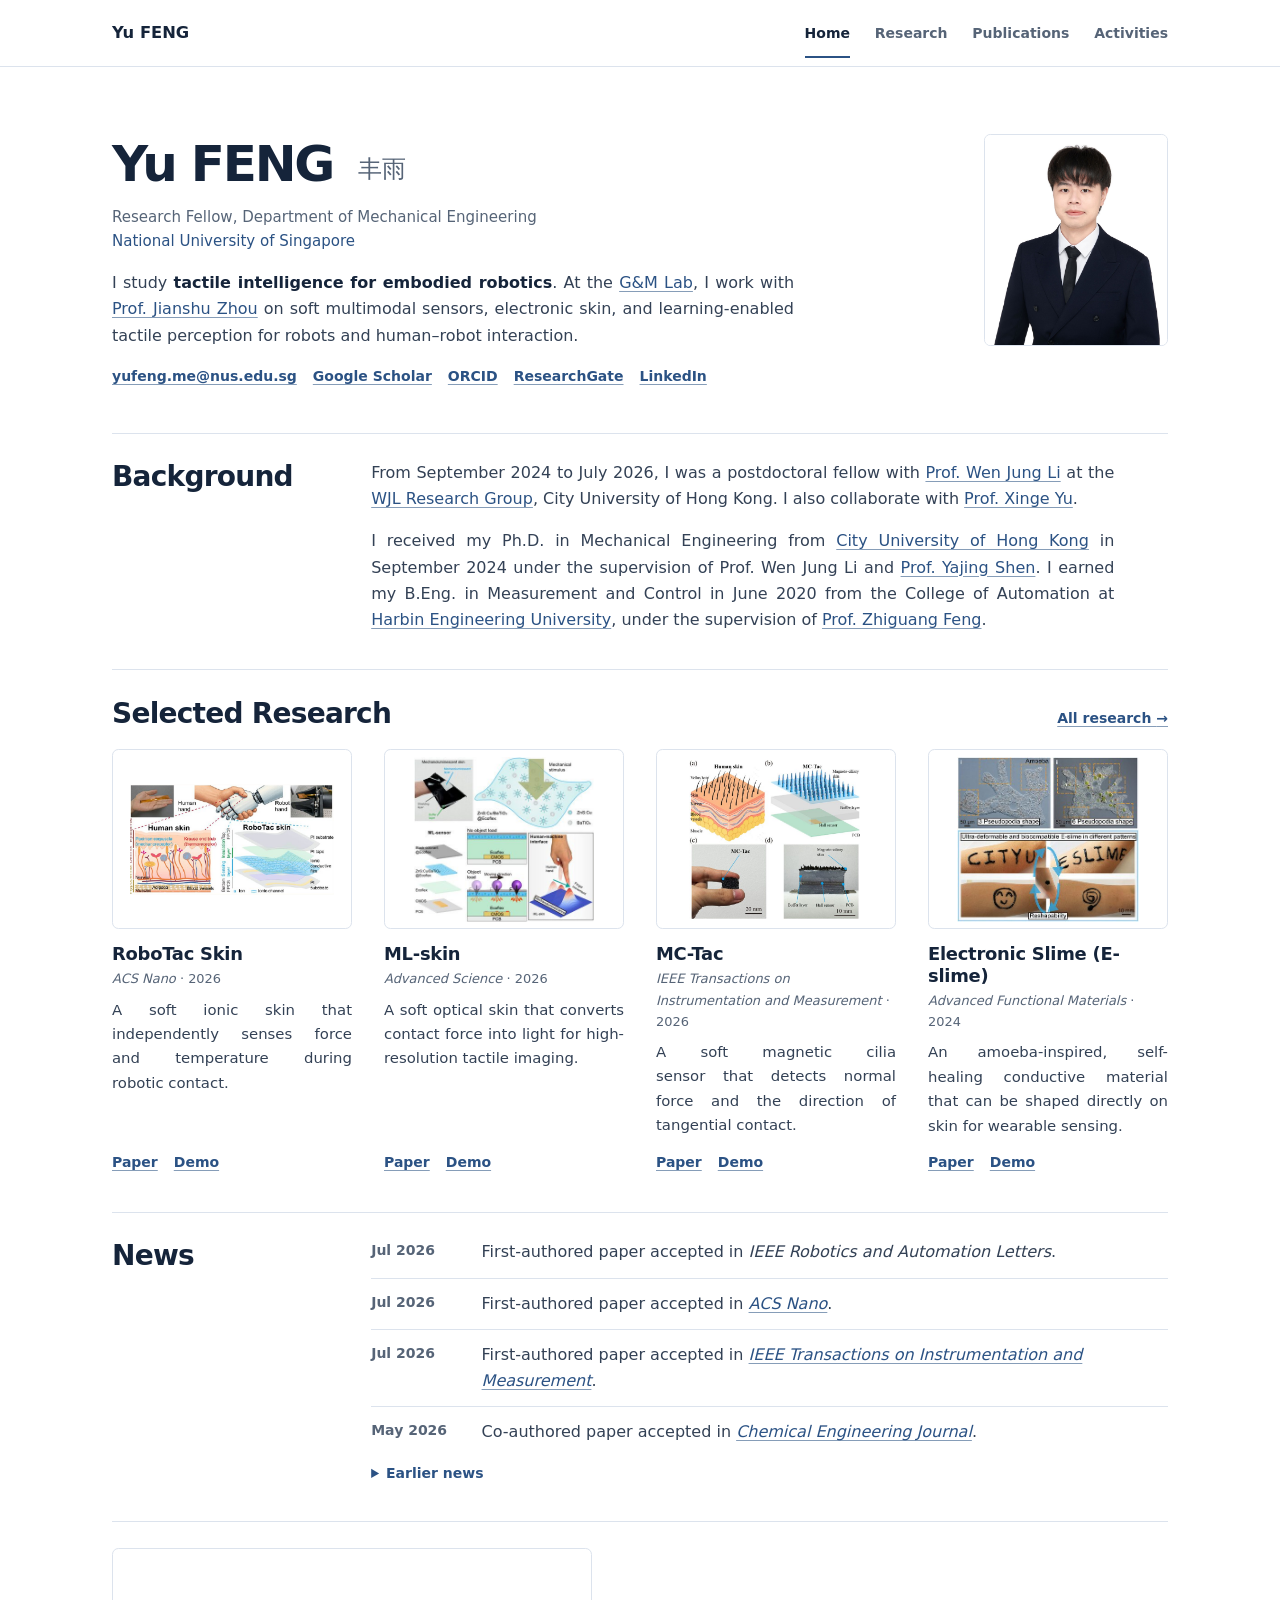
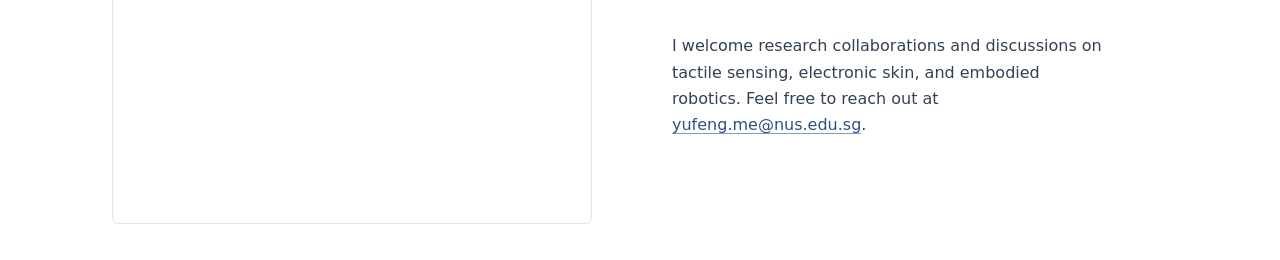
<file: index.html>
<!doctype html>
<html lang="en">
<head>
  <meta charset="utf-8">
  <meta name="viewport" content="width=device-width, initial-scale=1">
  <title>Yu FENG (丰雨)</title>
  <meta name="description" content="Yu Feng is a research fellow at the National University of Singapore working on tactile intelligence for embodied robotics.">
  <link rel="canonical" href="https://yfengup.github.io/">
  <meta property="og:title" content="Yu FENG (丰雨)">
  <meta property="og:description" content="Yu Feng is a research fellow at the National University of Singapore working on tactile intelligence for embodied robotics.">
  <meta property="og:type" content="website">
  <meta property="og:url" content="https://yfengup.github.io/">
  <meta property="og:image" content="https://yfengup.github.io/assets/images/portrait.jpg">
  <link rel="icon" href="./assets/site-icon.svg" type="image/svg+xml">
  <link rel="stylesheet" href="./assets/site.css?v=48c76607">
  <script defer src="./assets/analytics.js"></script>
</head>
<body>
  <a class="skip-link" href="#main">Skip to content</a>
  <header class="site-header">
    <div class="wrap header-inner">
      <a class="brand" href="./">Yu FENG</a>
      <nav aria-label="Main navigation">
        <ul class="main-nav">
          <li><a href="./" aria-current="page">Home</a></li>
          <li><a href="./research/">Research</a></li>
          <li><a href="./publications/">Publications</a></li>
          <li><a href="./activities/">Activities</a></li>
        </ul>
      </nav>
    </div>
  </header>

  <main id="main" class="wrap">
    <section id="about" class="hero" aria-labelledby="profile-name">
      <div class="hero-heading">
        <h1 id="profile-name">Yu FENG <span class="name-zh" lang="zh-Hans">丰雨</span></h1>
        <p class="affiliation">Research Fellow, Department of Mechanical Engineering<br>
          <a href="https://nus.edu.sg/">National University of Singapore</a>
        </p>
      </div>
      <img class="portrait" src="./assets/images/portrait.jpg" width="1280" height="1479" alt="Portrait of Yu Feng" fetchpriority="high">
      <div class="hero-main">
        <p>I study <strong>tactile intelligence for embodied robotics</strong>. At the <a href="https://sites.google.com/view/dr-jianshu-zhou-nus/bio">G&amp;M Lab</a>, I work with <a href="https://cde.nus.edu.sg/me/staff/jianshu-zhou/">Prof. Jianshu Zhou</a> on soft multimodal sensors, electronic skin, and learning-enabled tactile perception for robots and human–robot interaction.</p>
        <ul class="profile-links" aria-label="Contact and academic profiles">
          <li><a href="mailto:yufeng.me@nus.edu.sg">yufeng.me@nus.edu.sg</a></li>
          <li><a href="https://scholar.google.com/citations?user=smujSeoAAAAJ&amp;hl=en">Google Scholar</a></li>
          <li><a href="https://orcid.org/0000-0003-2211-2161">ORCID</a></li>
          <li><a href="https://www.researchgate.net/profile/Yu-Feng-73?ev=hdr_xprf">ResearchGate</a></li>
          <li><a href="https://www.linkedin.com/in/yu-feng-1a800b255/">LinkedIn</a></li>
        </ul>
      </div>
    </section>

    <section class="section-grid" id="background" aria-labelledby="background-title">
      <h2 id="background-title">Background</h2>
      <div class="prose">
        <p>From September 2024 to July 2026, I was a postdoctoral fellow with <a href="https://www.cityu.edu.hk/mne/people/academic-staff/mne-faculty/prof-li-wen-jung">Prof. Wen Jung Li</a> at the <a href="https://www.wenjungli.org/">WJL Research Group</a>, City University of Hong Kong. I also collaborate with <a href="https://www.cityu.edu.hk/stfprofile/xingeyu.htm">Prof. Xinge Yu</a>.</p>
        <p>I received my Ph.D. in Mechanical Engineering from <a href="https://www.cityu.edu.hk/">City University of Hong Kong</a> in September 2024 under the supervision of Prof. Wen Jung Li and <a href="https://facultyprofiles.hkust.edu.hk/profiles.php?profile=yajing-shen-eeyajing">Prof. Yajing Shen</a>. I earned my B.Eng. in Measurement and Control in June 2020 from the College of Automation at <a href="https://www.hrbeu.edu.cn/">Harbin Engineering University</a>, under the supervision of <a href="https://faculty.hrbeu.edu.cn/FengZhiGuang/zh_CN/index/45689/list/">Prof. Zhiguang Feng</a>.</p>
      </div>
    </section>

    <section class="home-section" id="selected-research" aria-labelledby="selected-research-title">
      <div class="section-heading">
        <h2 id="selected-research-title">Selected Research</h2>
        <a class="text-link" href="./research/">All research <span aria-hidden="true">→</span></a>
      </div>
      <div class="selected-grid">
        <article class="selected-project" aria-labelledby="selected-robotac">
          <a class="project-preview project-preview--robotac" href="./research/#robotac-skin-demo" aria-label="View the RoboTac Skin demonstration">
            <img src="./assets/images/home-robotac-toc.jpg" width="760" height="406" alt="">
          </a>
          <h3 id="selected-robotac"><a href="./research/#robotac-skin">RoboTac Skin</a></h3>
          <p class="venue"><cite>ACS Nano</cite> · 2026</p>
          <p>A soft ionic skin that independently senses force and temperature during robotic contact.</p>
          <ul class="resource-links" aria-label="RoboTac Skin resources">
            <li><a href="https://doi.org/10.1021/acsnano.6c09063" aria-label="RoboTac Skin paper">Paper</a></li>
            <li><a href="./research/#robotac-skin-demo" aria-label="RoboTac Skin demo">Demo</a></li>
          </ul>
        </article>
        <article class="selected-project" aria-labelledby="selected-ml">
          <a class="project-preview" href="./research/#ml-skin-demo" aria-label="View the ML-skin demonstration">
            <img src="./assets/images/home-ml-skin-toc.jpg" width="394" height="362" alt="">
          </a>
          <h3 id="selected-ml"><a href="./research/#ml-skin">ML-skin</a></h3>
          <p class="venue"><cite>Advanced Science</cite> · 2026</p>
          <p>A soft optical skin that converts contact force into light for high-resolution tactile imaging.</p>
          <ul class="resource-links" aria-label="ML-skin resources">
            <li><a href="https://doi.org/10.1002/advs.75507" aria-label="ML-skin paper">Paper</a></li>
            <li><a href="./research/#ml-skin-demo" aria-label="ML-skin demo">Demo</a></li>
          </ul>
        </article>
        <article class="selected-project" aria-labelledby="selected-mc">
          <a class="project-preview" href="./research/#mc-tac-demo" aria-label="View the MC-Tac demonstration">
            <img src="./assets/images/home-mc-tac-fig1.jpg" width="760" height="606" alt="" style="--thumb-offset: 5.8% -0.7%">
          </a>
          <h3 id="selected-mc"><a href="./research/#mc-tac">MC-Tac</a></h3>
          <p class="venue"><cite>IEEE Transactions on Instrumentation and Measurement</cite> · 2026</p>
          <p>A soft magnetic cilia sensor that detects normal force and the direction of tangential contact.</p>
          <ul class="resource-links" aria-label="MC-Tac resources">
            <li><a href="https://doi.org/10.1109/TIM.2026.3714622" aria-label="MC-Tac paper">Paper</a></li>
            <li><a href="./research/#mc-tac-demo" aria-label="MC-Tac demo">Demo</a></li>
          </ul>
        </article>
        <article class="selected-project" aria-labelledby="selected-e-slime">
          <a class="project-preview" href="./research/#electronic-slime-demo" aria-label="View the Electronic Slime demonstration">
            <img src="./assets/images/pubs/paper-2024-2.jpg" width="403" height="366" alt="" loading="lazy">
          </a>
          <h3 id="selected-e-slime"><a href="./research/#electronic-slime">Electronic Slime (E-slime)</a></h3>
          <p class="venue"><cite>Advanced Functional Materials</cite> · 2024</p>
          <p>An amoeba-inspired, self-healing conductive material that can be shaped directly on skin for wearable sensing.</p>
          <ul class="resource-links" aria-label="Electronic Slime resources">
            <li><a href="https://doi.org/10.1002/adfm.202402393" aria-label="Electronic Slime paper">Paper</a></li>
            <li><a href="./research/#electronic-slime-demo" aria-label="Electronic Slime demo">Demo</a></li>
          </ul>
        </article>
      </div>
    </section>

    <section class="section-grid" id="news" aria-labelledby="news-title">
      <h2 id="news-title">News</h2>
      <div>
        <ul class="entries news-entries">
          <li><time datetime="2026-07">Jul 2026</time><span>First-authored paper accepted in <cite>IEEE Robotics and Automation Letters</cite>.</span></li>
          <li><time datetime="2026-07">Jul 2026</time><span>First-authored paper accepted in <a href="./publications/#paper-2026-1"><cite>ACS Nano</cite></a>.</span></li>
          <li><time datetime="2026-07">Jul 2026</time><span>First-authored paper accepted in <a href="./publications/#paper-2026-2"><cite>IEEE Transactions on Instrumentation and Measurement</cite></a>.</span></li>
          <li><time datetime="2026-05">May 2026</time><span>Co-authored paper accepted in <a href="./publications/#paper-2026-4"><cite>Chemical Engineering Journal</cite></a>.</span></li>
        </ul>
        <details class="disclosure news-archive">
          <summary>Earlier news</summary>
          <ul class="entries news-entries">
            <li><time datetime="2026-05">May 2026</time><span>First-authored paper accepted in <a href="./publications/#paper-2026-3"><cite>Advanced Sensor Research</cite></a>.</span></li>
            <li><time datetime="2026-04">Apr 2026</time><span>First-authored paper accepted in <a href="./publications/#paper-2026-5"><cite>Advanced Science</cite></a>.</span></li>
            <li><time datetime="2026-01">Jan 2026</time><span>Co-authored paper accepted in <a href="./publications/#paper-2026-6"><cite>Nano-Micro Letters</cite></a>.</span></li>
            <li><time datetime="2025-09">Sep 2025</time><span>Co-authored paper accepted in <a href="./publications/#paper-2025-2"><cite>ACS Nano</cite></a>.</span></li>
            <li><time datetime="2025-04">Apr 2025</time><span>Co-authored paper accepted in <a href="./publications/#paper-2025-1"><cite>ACS Applied Electronic Materials</cite></a>.</span></li>
            <li><time datetime="2024-10">Oct 2024</time><span>First-authored paper accepted in <a href="./publications/#paper-2024-1"><cite>IEEE Open Journal of Nanotechnology</cite></a>.</span></li>
            <li><time datetime="2024-04">Apr 2024</time><span>First-authored paper accepted in <a href="./publications/#paper-2024-2"><cite>Advanced Functional Materials</cite></a>.</span></li>
            <li><time datetime="2022-10">Oct 2022</time><span>Co-authored paper accepted in <a href="./publications/#paper-2022-2"><cite>Biosensors and Bioelectronics</cite></a>.</span></li>
            <li><time datetime="2022-09">Sep 2022</time><span>Co-authored paper accepted in <a href="./publications/#paper-2022-1"><cite>Micromachines</cite></a>.</span></li>
            <li><time datetime="2022-05">May 2022</time><span>Co-authored paper accepted in <a href="./publications/#paper-2022-3"><cite>Advanced Science</cite></a>.</span></li>
            <li><time datetime="2022-04">Apr 2022</time><span>Co-authored paper accepted in <a href="./publications/#paper-2022-4"><cite>Matter</cite></a>.</span></li>
          </ul>
        </details>
      </div>
    </section>

    <section class="home-section contact-section" id="visitor-map" aria-label="Site visits and contact">
      <iframe class="visitor-map-frame" title="Visitor statistics" width="480" height="276"
              src="https://datastudio.google.com/embed/reporting/6788afb3-9048-4d40-ae62-1a32c38c40f3/page/cOt5F"
              loading="lazy" allowfullscreen
              sandbox="allow-scripts allow-same-origin allow-popups allow-popups-to-escape-sandbox"></iframe>
      <p class="contact-note">I welcome research collaborations and discussions on tactile sensing, electronic skin, and embodied robotics. Feel free to reach out at <a href="mailto:yufeng.me@nus.edu.sg">yufeng.me@nus.edu.sg</a>.</p>
    </section>
  </main>
</body>
</html>
</file>
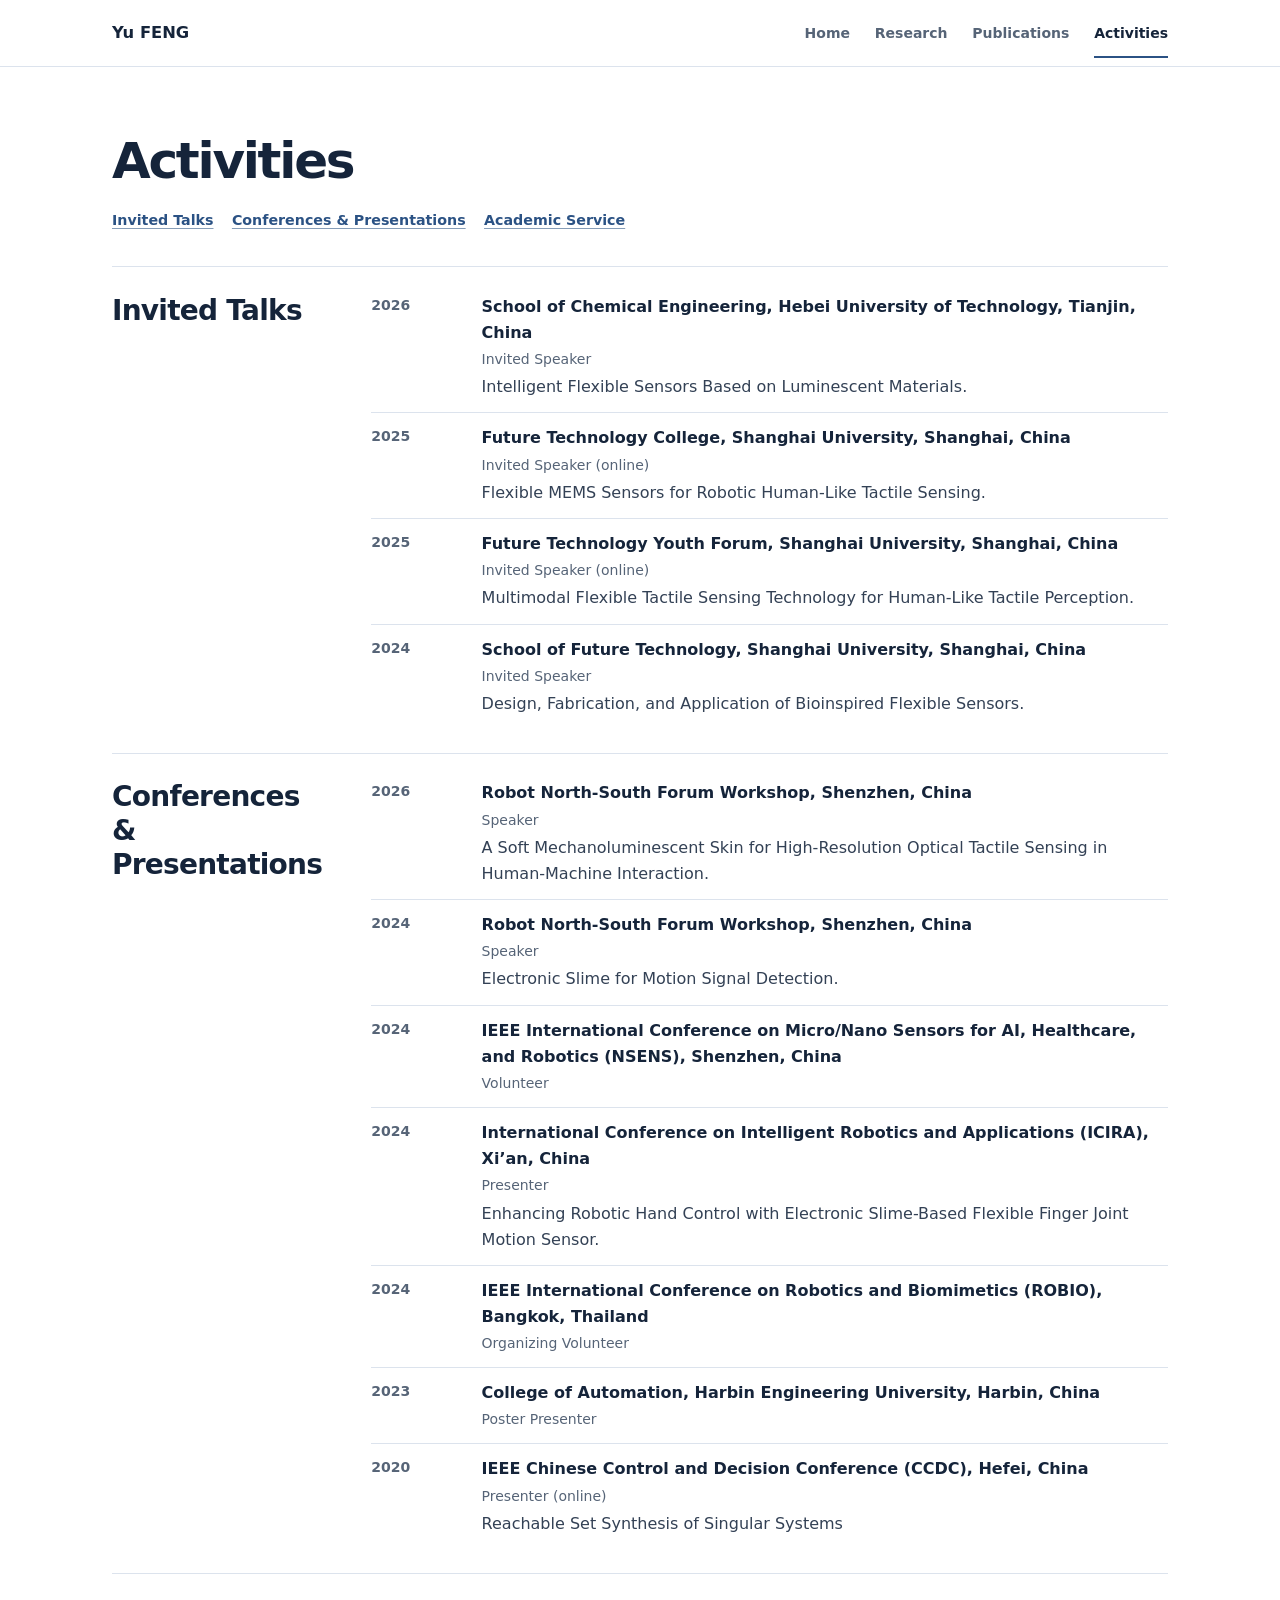
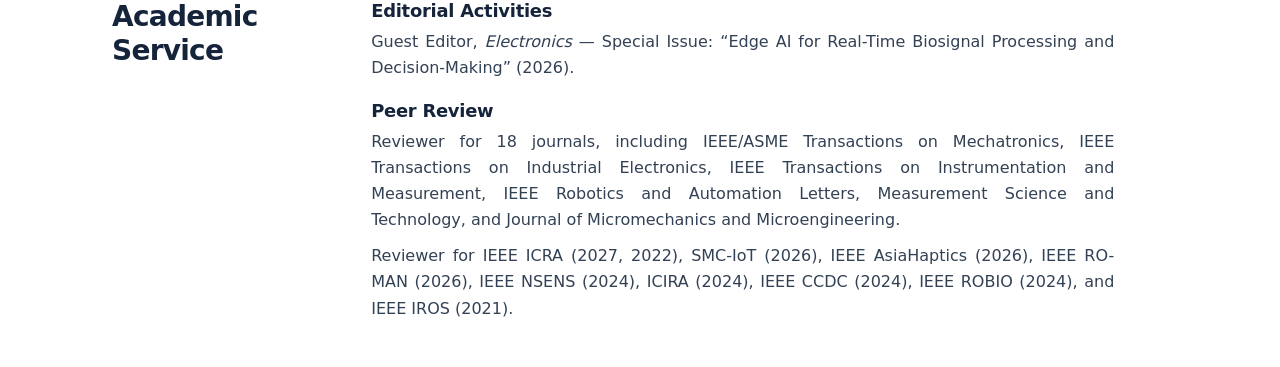
<file: activities/index.html>
<!doctype html>
<html lang="en">
<head>
  <meta charset="utf-8">
  <meta name="viewport" content="width=device-width, initial-scale=1">
  <title>Activities | Yu FENG</title>
  <meta name="description" content="Invited talks, presentations, and academic service by Yu Feng.">
  <link rel="canonical" href="https://yfengup.github.io/activities/">
  <meta property="og:title" content="Activities | Yu FENG">
  <meta property="og:description" content="Invited talks, presentations, and academic service by Yu Feng.">
  <meta property="og:type" content="website">
  <meta property="og:url" content="https://yfengup.github.io/activities/">
  <meta property="og:image" content="https://yfengup.github.io/assets/images/portrait.jpg">
  <link rel="icon" href="../assets/site-icon.svg" type="image/svg+xml">
  <link rel="stylesheet" href="../assets/site.css?v=48c76607">
  <script defer src="../assets/analytics.js"></script>
</head>
<body>
  <a class="skip-link" href="#main">Skip to content</a>
  <header class="site-header">
    <div class="wrap header-inner">
      <a class="brand" href="../">Yu FENG</a>
      <nav aria-label="Main navigation">
        <ul class="main-nav">
          <li><a href="../">Home</a></li>
          <li><a href="../research/">Research</a></li>
          <li><a href="../publications/">Publications</a></li>
          <li><a href="../activities/" aria-current="page">Activities</a></li>
        </ul>
      </nav>
    </div>
  </header>

  <main id="main" class="wrap">
    <section class="page-intro" aria-labelledby="activities-title">
      <h1 id="activities-title">Activities</h1>
      <nav aria-label="Activity categories">
        <ul class="jump-links">
          <li><a href="#talks">Invited Talks</a></li>
          <li><a href="#conferences">Conferences &amp; Presentations</a></li>
          <li><a href="#academic-service">Academic Service</a></li>
        </ul>
      </nav>
    </section>

    <section class="section-grid" id="talks" aria-labelledby="talks-title">
      <h2 id="talks-title">Invited Talks</h2>
      <ul class="entries talks">
          <li id="event-2">
            <time datetime="2026">2026</time>
            <div>
              <p class="event-title">School of Chemical Engineering, Hebei University of Technology, Tianjin, China</p>
              <p class="event-role">Invited Speaker</p>
              <p class="event-talk">Intelligent Flexible Sensors Based on Luminescent Materials.</p>
            </div>
          </li>
          <li id="event-3">
            <time datetime="2025">2025</time>
            <div>
              <p class="event-title">Future Technology College, Shanghai University, Shanghai, China</p>
              <p class="event-role">Invited Speaker (online)</p>
              <p class="event-talk">Flexible MEMS Sensors for Robotic Human-Like Tactile Sensing.</p>
            </div>
          </li>
          <li id="event-4">
            <time datetime="2025">2025</time>
            <div>
              <p class="event-title">Future Technology Youth Forum, Shanghai University, Shanghai, China</p>
              <p class="event-role">Invited Speaker (online)</p>
              <p class="event-talk">Multimodal Flexible Tactile Sensing Technology for Human-Like Tactile Perception.</p>
            </div>
          </li>
          <li id="event-8">
            <time datetime="2024">2024</time>
            <div>
              <p class="event-title">School of Future Technology, Shanghai University, Shanghai, China</p>
              <p class="event-role">Invited Speaker</p>
              <p class="event-talk">Design, Fabrication, and Application of Bioinspired Flexible Sensors.</p>
            </div>
          </li>
      </ul>
    </section>

    <section class="section-grid" id="conferences" aria-labelledby="conferences-title">
      <h2 id="conferences-title">Conferences &amp; Presentations</h2>
      <ul class="entries talks">
          <li id="event-1">
            <time datetime="2026">2026</time>
            <div>
              <p class="event-title">Robot North-South Forum Workshop, Shenzhen, China</p>
              <p class="event-role">Speaker</p>
              <p class="event-talk">A Soft Mechanoluminescent Skin for High-Resolution Optical Tactile Sensing in Human-Machine Interaction.</p>
            </div>
          </li>
          <li id="event-5">
            <time datetime="2024">2024</time>
            <div>
              <p class="event-title">Robot North-South Forum Workshop, Shenzhen, China</p>
              <p class="event-role">Speaker</p>
              <p class="event-talk">Electronic Slime for Motion Signal Detection.</p>
            </div>
          </li>
          <li id="event-6">
            <time datetime="2024">2024</time>
            <div>
              <p class="event-title">IEEE International Conference on Micro/Nano Sensors for AI, Healthcare, and Robotics (NSENS), Shenzhen, China</p>
              <p class="event-role">Volunteer</p>
            </div>
          </li>
          <li id="event-7">
            <time datetime="2024">2024</time>
            <div>
              <p class="event-title">International Conference on Intelligent Robotics and Applications (ICIRA), Xi’an, China</p>
              <p class="event-role">Presenter</p>
              <p class="event-talk">Enhancing Robotic Hand Control with Electronic Slime-Based Flexible Finger Joint Motion Sensor.</p>
            </div>
          </li>
          <li id="event-9">
            <time datetime="2024">2024</time>
            <div>
              <p class="event-title">IEEE International Conference on Robotics and Biomimetics (ROBIO), Bangkok, Thailand</p>
              <p class="event-role">Organizing Volunteer</p>
            </div>
          </li>
          <li id="event-10">
            <time datetime="2023">2023</time>
            <div>
              <p class="event-title">College of Automation, Harbin Engineering University, Harbin, China</p>
              <p class="event-role">Poster Presenter</p>
            </div>
          </li>
          <li id="event-11">
            <time datetime="2020">2020</time>
            <div>
              <p class="event-title">IEEE Chinese Control and Decision Conference (CCDC), Hefei, China</p>
              <p class="event-role">Presenter (online)</p>
              <p class="event-talk">Reachable Set Synthesis of Singular Systems</p>
            </div>
          </li>
      </ul>
    </section>

    <section class="section-grid" id="academic-service" aria-labelledby="academic-service-title">
      <h2 id="academic-service-title">Academic Service</h2>
      <div class="prose">
        <div class="service-block" id="editorial-activities">
          <h3 id="editorial-activities-title">Editorial Activities</h3>
          <p>Guest Editor, <cite>Electronics</cite> — Special Issue: “Edge AI for Real-Time Biosignal Processing and Decision-Making” (2026).</p>
        </div>
        <div class="service-block" id="peer-review-service">
          <h3 id="peer-review-service-title">Peer Review</h3>
          <p>Reviewer for 18 journals, including IEEE/ASME Transactions on Mechatronics, IEEE Transactions on Industrial Electronics, IEEE Transactions on Instrumentation and Measurement, IEEE Robotics and Automation Letters, Measurement Science and Technology, and Journal of Micromechanics and Microengineering.</p>
          <p>Reviewer for IEEE ICRA (2027, 2022), SMC-IoT (2026), IEEE AsiaHaptics (2026), IEEE RO-MAN (2026), IEEE NSENS (2024), ICIRA (2024), IEEE CCDC (2024), IEEE ROBIO (2024), and IEEE IROS (2021).</p>
        </div>
      </div>
    </section>
  </main>
</body>
</html>
</file>
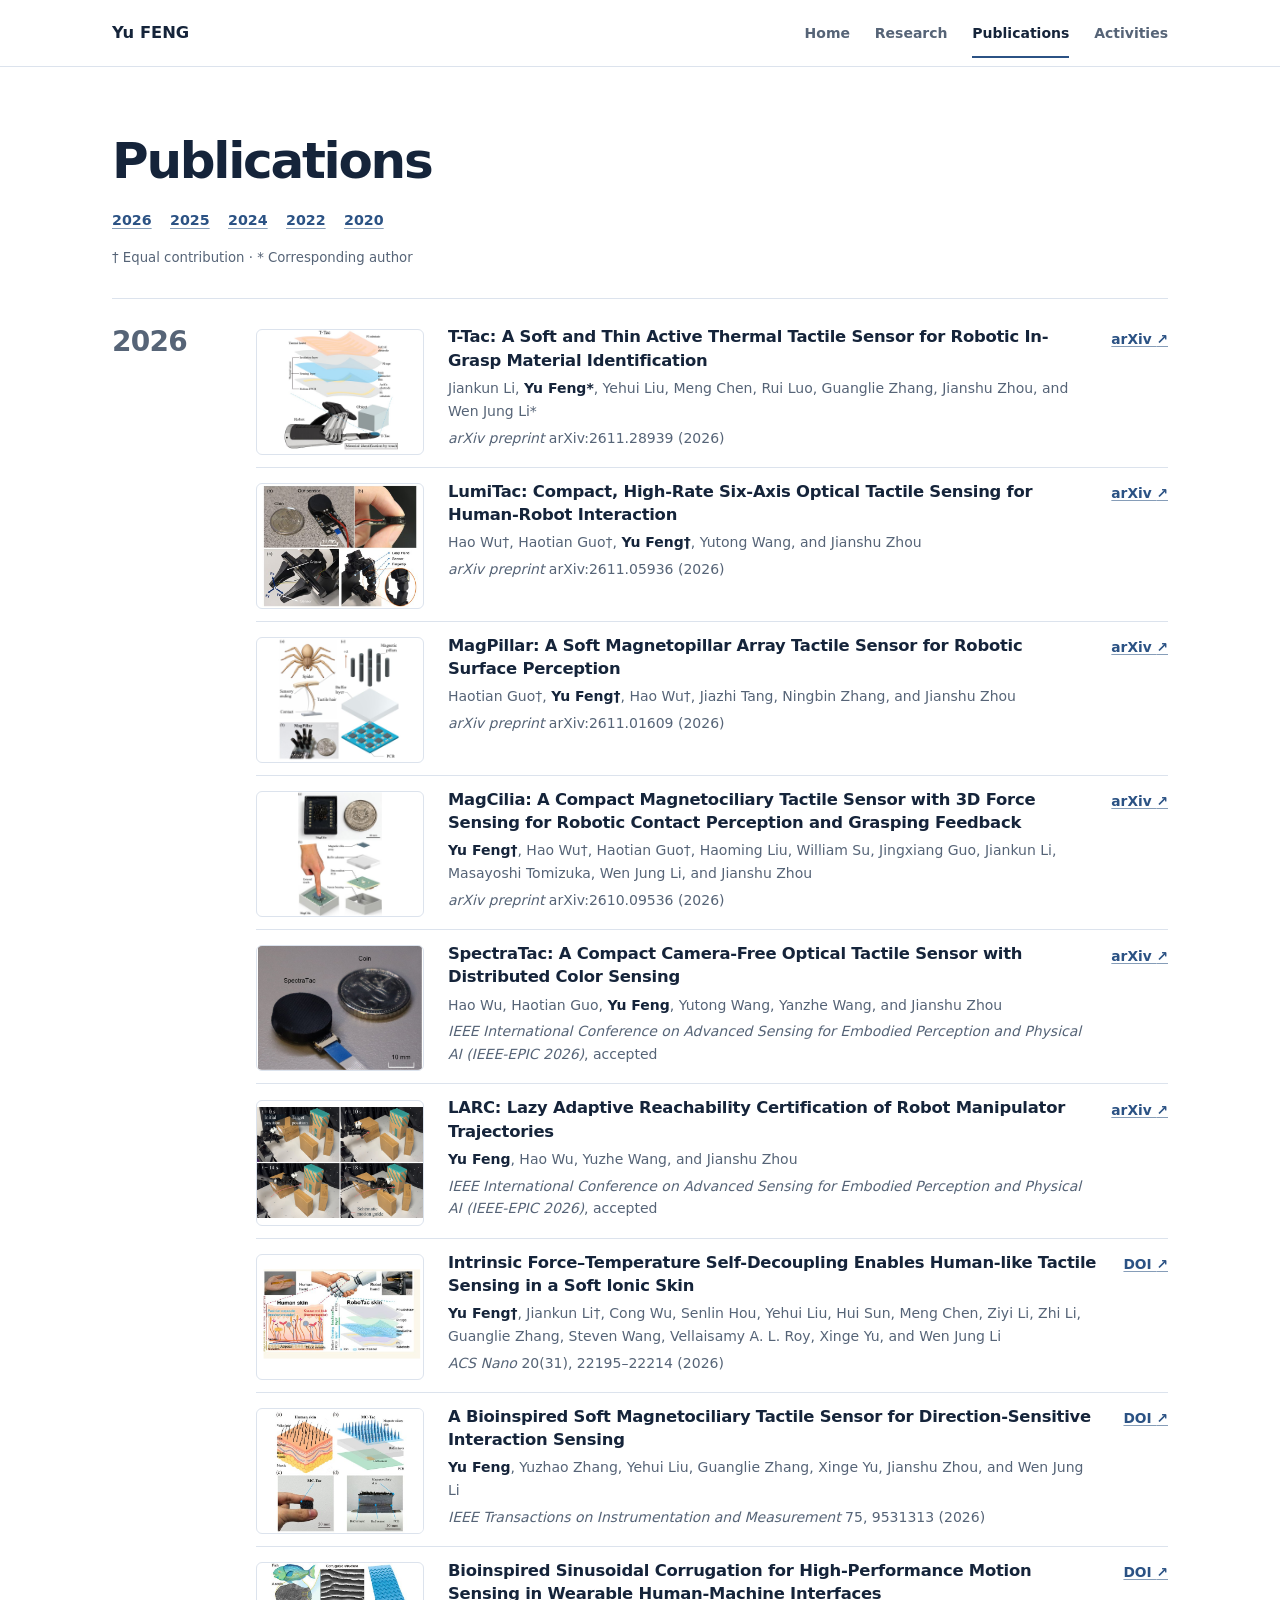
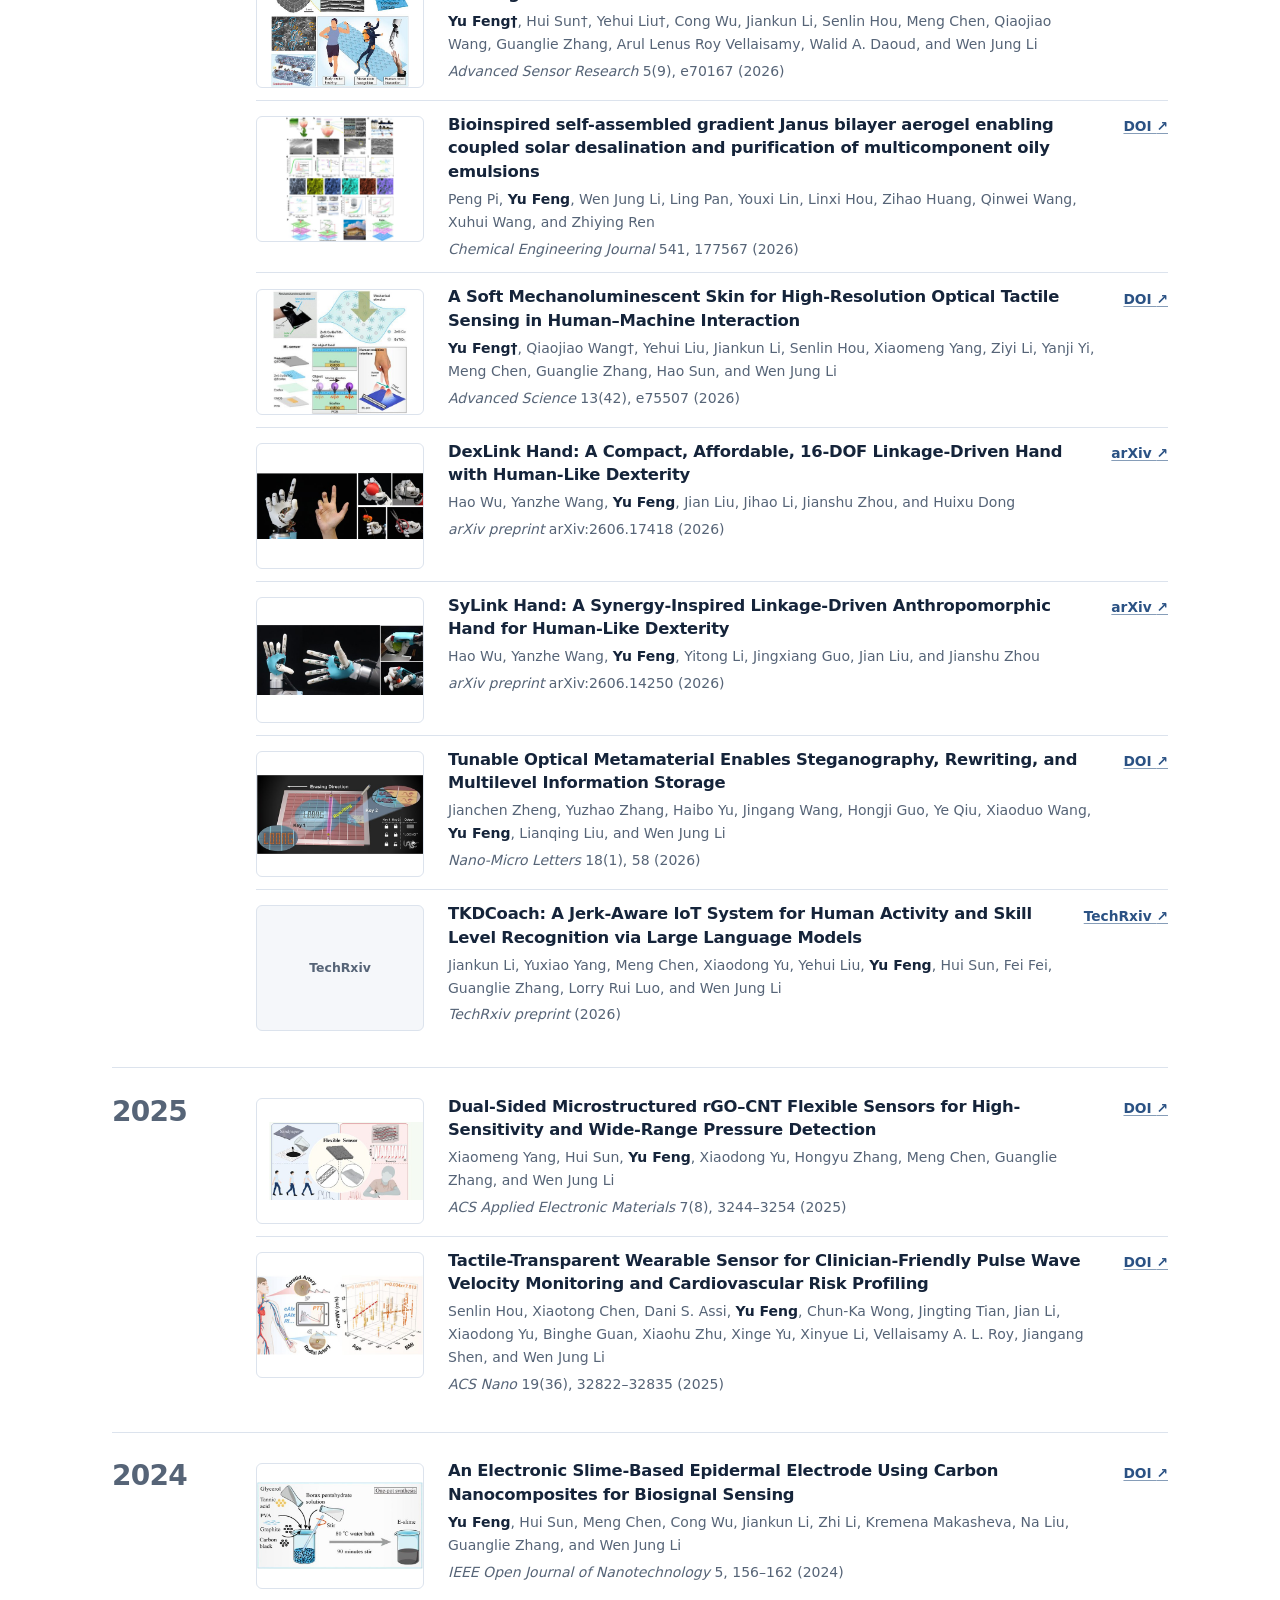
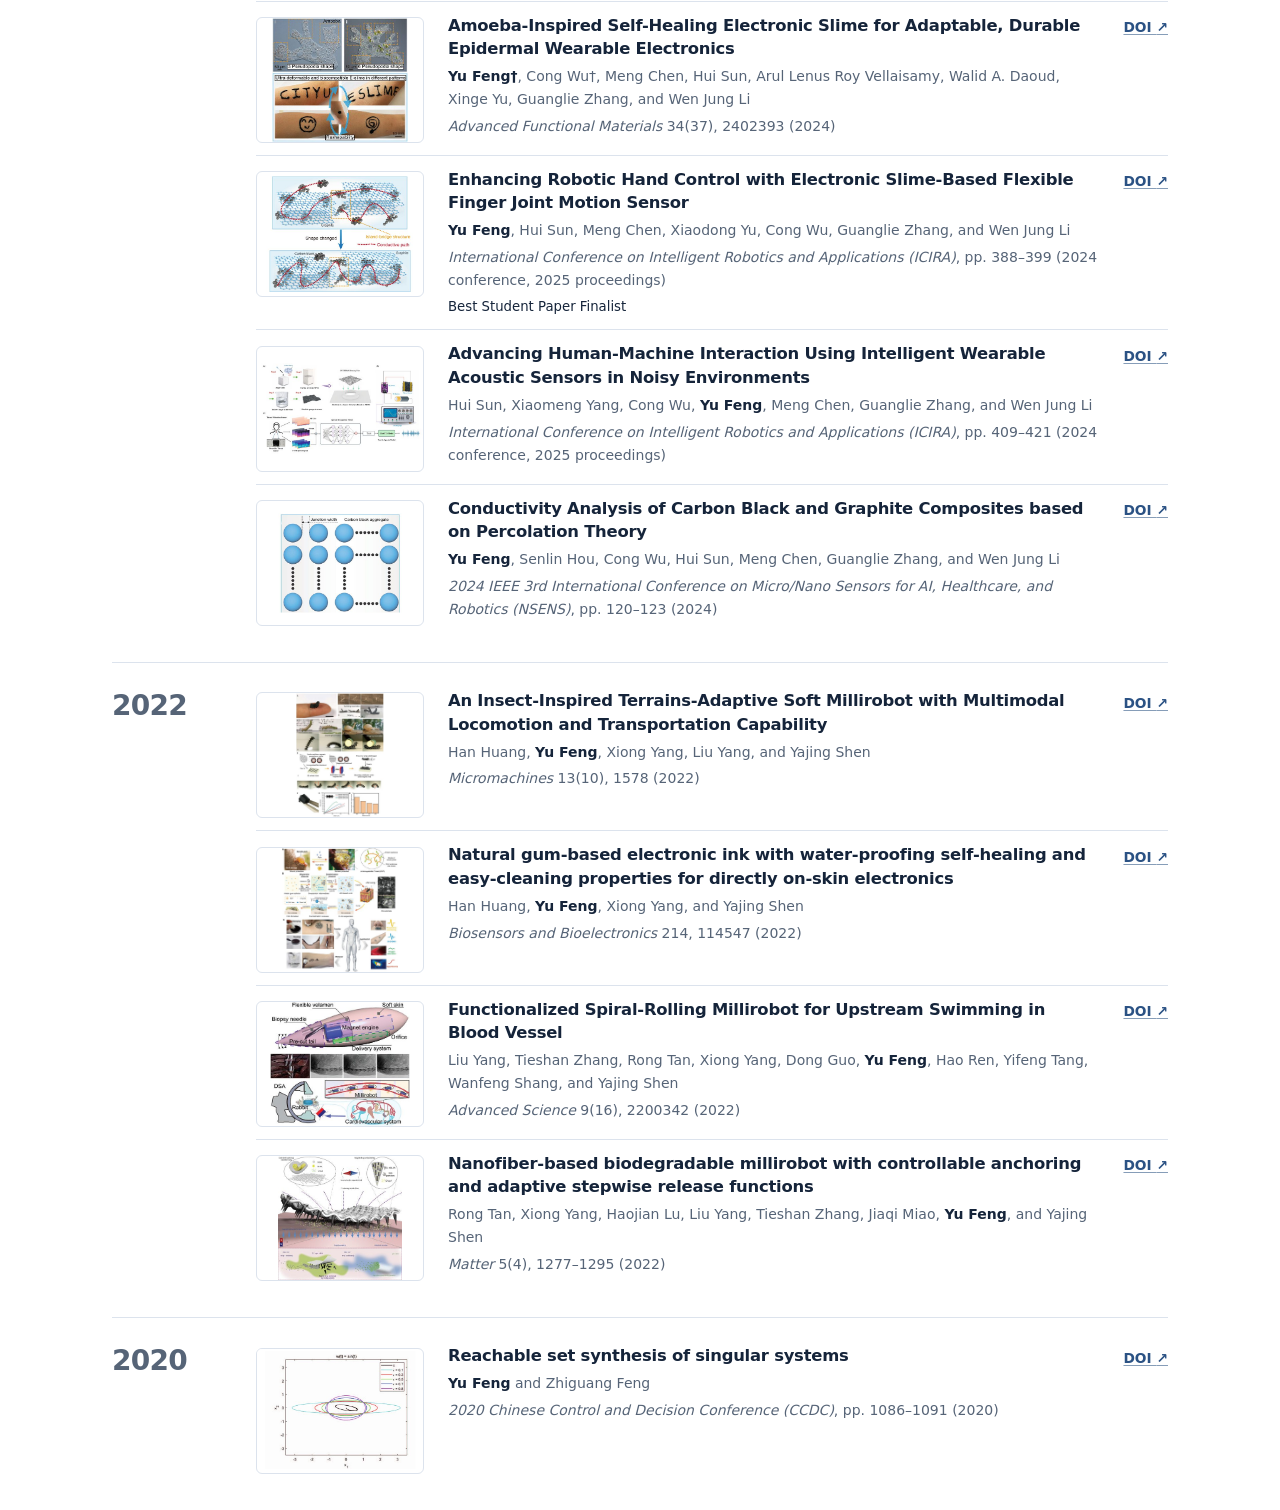
<file: publications/index.html>
<!doctype html>
<html lang="en">
<head>
  <meta charset="utf-8">
  <meta name="viewport" content="width=device-width, initial-scale=1">
  <title>Publications | Yu FENG</title>
  <meta name="description" content="Journal and conference publications by Yu Feng, organized by year.">
  <link rel="canonical" href="https://yfengup.github.io/publications/">
  <meta property="og:title" content="Publications | Yu FENG">
  <meta property="og:description" content="Journal and conference publications by Yu Feng, organized by year.">
  <meta property="og:type" content="website">
  <meta property="og:url" content="https://yfengup.github.io/publications/">
  <meta property="og:image" content="https://yfengup.github.io/assets/images/portrait.jpg">
  <link rel="icon" href="../assets/site-icon.svg" type="image/svg+xml">
  <link rel="stylesheet" href="../assets/site.css?v=48c76607">
  <script defer src="../assets/analytics.js"></script>
</head>
<body>
  <a class="skip-link" href="#main">Skip to content</a>
  <header class="site-header">
    <div class="wrap header-inner">
      <a class="brand" href="../">Yu FENG</a>
      <nav aria-label="Main navigation">
        <ul class="main-nav">
          <li><a href="../">Home</a></li>
          <li><a href="../research/">Research</a></li>
          <li><a href="../publications/" aria-current="page">Publications</a></li>
          <li><a href="../activities/">Activities</a></li>
        </ul>
      </nav>
    </div>
  </header>

  <main id="main" class="wrap">
    <section class="page-intro" aria-labelledby="publications-title">
      <h1 id="publications-title">Publications</h1>
      <ul class="jump-links" aria-label="Publication years">
        <li><a href="#year-2026">2026</a></li>
        <li><a href="#year-2025">2025</a></li>
        <li><a href="#year-2024">2024</a></li>
        <li><a href="#year-2022">2022</a></li>
        <li><a href="#year-2020">2020</a></li>
      </ul>
      <p class="author-note">† Equal contribution · * Corresponding author</p>
    </section>


    <section class="year-group" id="year-2026" aria-labelledby="label-2026">
      <h2 id="label-2026">2026</h2>
      <ul class="entries">
        <li class="publication" id="preprint-ttac">
          <figure class="pub-thumb"><img src="../assets/images/pubs/preprint-ttac.jpg" alt="Layered structure of the T-Tac thermal tactile sensor on a robotic fingertip touching an object" loading="lazy"></figure>
          <div>
            <h3>T-Tac: A Soft and Thin Active Thermal Tactile Sensor for Robotic In-Grasp Material Identification</h3>
            <p class="authors">Jiankun Li, <strong>Yu Feng*</strong>, Yehui Liu, Meng Chen, Rui Luo, Guanglie Zhang, Jianshu Zhou, and Wen Jung Li*</p>
            <p class="venue"><cite>arXiv preprint</cite> arXiv:2611.28939 (2026)</p>
          </div>
          <a class="doi" aria-label="arXiv preprint for T-Tac" href="https://arxiv.org/abs/2611.28939">arXiv <span aria-hidden="true">↗</span></a>
        </li>
        <li class="publication" id="preprint-lumitac">
          <figure class="pub-thumb"><img src="../assets/images/pubs/preprint-lumitac.jpg" alt="LumiTac sensor beside a coin and mounted on a gripper and a robotic hand" loading="lazy"></figure>
          <div>
            <h3>LumiTac: Compact, High-Rate Six-Axis Optical Tactile Sensing for Human-Robot Interaction</h3>
            <p class="authors">Hao Wu†, Haotian Guo†, <strong>Yu Feng†</strong>, Yutong Wang, and Jianshu Zhou</p>
            <p class="venue"><cite>arXiv preprint</cite> arXiv:2611.05936 (2026)</p>
          </div>
          <a class="doi" aria-label="arXiv preprint for LumiTac" href="https://arxiv.org/abs/2611.05936">arXiv <span aria-hidden="true">↗</span></a>
        </li>
        <li class="publication" id="preprint-magpillar">
          <figure class="pub-thumb"><img src="../assets/images/pubs/preprint-magpillar.jpg" alt="Spider tactile hair inspiration and the MagPillar sensor structure" loading="lazy"></figure>
          <div>
            <h3>MagPillar: A Soft Magnetopillar Array Tactile Sensor for Robotic Surface Perception</h3>
            <p class="authors">Haotian Guo†, <strong>Yu Feng†</strong>, Hao Wu†, Jiazhi Tang, Ningbin Zhang, and Jianshu Zhou</p>
            <p class="venue"><cite>arXiv preprint</cite> arXiv:2611.01609 (2026)</p>
          </div>
          <a class="doi" aria-label="arXiv preprint for MagPillar" href="https://arxiv.org/abs/2611.01609">arXiv <span aria-hidden="true">↗</span></a>
        </li>
        <li class="publication" id="preprint-magcilia">
          <figure class="pub-thumb"><img src="../assets/images/pubs/preprint-magcilia.jpg" alt="MagCilia sensor beside a coin and its exploded structure" loading="lazy"></figure>
          <div>
            <h3>MagCilia: A Compact Magnetociliary Tactile Sensor with 3D Force Sensing for Robotic Contact Perception and Grasping Feedback</h3>
            <p class="authors"><strong>Yu Feng†</strong>, Hao Wu†, Haotian Guo†, Haoming Liu, William Su, Jingxiang Guo, Jiankun Li, Masayoshi Tomizuka, Wen Jung Li, and Jianshu Zhou</p>
            <p class="venue"><cite>arXiv preprint</cite> arXiv:2610.09536 (2026)</p>
          </div>
          <a class="doi" aria-label="arXiv preprint for MagCilia" href="https://arxiv.org/abs/2610.09536">arXiv <span aria-hidden="true">↗</span></a>
        </li>
        <li class="publication" id="paper-2026-spectratac">
          <figure class="pub-thumb"><img src="../assets/images/pubs/paper-2026-spectratac.jpg" alt="SpectraTac sensor prototype beside a coin for scale" loading="lazy"></figure>
          <div>
            <h3>SpectraTac: A Compact Camera-Free Optical Tactile Sensor with Distributed Color Sensing</h3>
            <p class="authors">Hao Wu, Haotian Guo, <strong>Yu Feng</strong>, Yutong Wang, Yanzhe Wang, and Jianshu Zhou</p>
            <p class="venue"><cite>IEEE International Conference on Advanced Sensing for Embodied Perception and Physical AI (IEEE-EPIC 2026)</cite>, accepted</p>
          </div>
          <a class="doi" aria-label="arXiv preprint for SpectraTac" href="https://arxiv.org/abs/2608.30368">arXiv <span aria-hidden="true">↗</span></a>
        </li>
        <li class="publication" id="paper-2026-larc">
          <figure class="pub-thumb"><img src="../assets/images/pubs/paper-2026-larc-hardware.jpg" alt="Four frames of the PIPER robot arm moving among cardboard obstacles in the LARC hardware experiment" loading="lazy"></figure>
          <div>
            <h3>LARC: Lazy Adaptive Reachability Certification of Robot Manipulator Trajectories</h3>
            <p class="authors"><strong>Yu Feng</strong>, Hao Wu, Yuzhe Wang, and Jianshu Zhou</p>
            <p class="venue"><cite>IEEE International Conference on Advanced Sensing for Embodied Perception and Physical AI (IEEE-EPIC 2026)</cite>, accepted</p>
          </div>
          <a class="doi" aria-label="arXiv preprint for LARC" href="https://arxiv.org/abs/2608.29767">arXiv <span aria-hidden="true">↗</span></a>
        </li>
        <li class="publication" id="paper-2026-1">
          <figure class="pub-thumb" style="--thumb-offset: 4% -2%"><img src="../assets/images/pubs/paper-2026-1.jpg" alt="" loading="lazy"></figure>
          <div>
            <h3>Intrinsic Force–Temperature Self-Decoupling Enables Human-like Tactile Sensing in a Soft Ionic Skin</h3>
            <p class="authors"><strong>Yu Feng†</strong>, Jiankun Li†, Cong Wu, Senlin Hou, Yehui Liu, Hui Sun, Meng Chen, Ziyi Li, Zhi Li, Guanglie Zhang, Steven Wang, Vellaisamy A. L. Roy, Xinge Yu, and Wen Jung Li</p>
            <p class="venue"><cite>ACS Nano</cite> 20(31), 22195–22214 (2026)</p>
          </div>
          <a class="doi" aria-label="DOI for Intrinsic Force–Temperature Self-Decoupling Enables Human-like Tactile Sensing in a Soft Ionic Skin" href="https://doi.org/10.1021/acsnano.6c09063">DOI <span aria-hidden="true">↗</span></a>
        </li>
        <li class="publication" id="paper-2026-2">
          <figure class="pub-thumb" style="--thumb-offset: 6.5% 0%"><img src="../assets/images/pubs/paper-2026-2.jpg" alt="" loading="lazy"></figure>
          <div>
            <h3>A Bioinspired Soft Magnetociliary Tactile Sensor for Direction-Sensitive Interaction Sensing</h3>
            <p class="authors"><strong>Yu Feng</strong>, Yuzhao Zhang, Yehui Liu, Guanglie Zhang, Xinge Yu, Jianshu Zhou, and Wen Jung Li</p>
            <p class="venue"><cite>IEEE Transactions on Instrumentation and Measurement</cite> 75, 9531313 (2026)</p>
          </div>
          <a class="doi" aria-label="DOI for A Bioinspired Soft Magnetociliary Tactile Sensor for Direction-Sensitive Interaction Sensing" href="https://doi.org/10.1109/tim.2026.3714622">DOI <span aria-hidden="true">↗</span></a>
        </li>
        <li class="publication" id="paper-2026-3">
          <figure class="pub-thumb"><img src="../assets/images/pubs/paper-2026-3.jpg" alt="" loading="lazy"></figure>
          <div>
            <h3>Bioinspired Sinusoidal Corrugation for High-Performance Motion Sensing in Wearable Human-Machine Interfaces</h3>
            <p class="authors"><strong>Yu Feng†</strong>, Hui Sun†, Yehui Liu†, Cong Wu, Jiankun Li, Senlin Hou, Meng Chen, Qiaojiao Wang, Guanglie Zhang, Arul Lenus Roy Vellaisamy, Walid A. Daoud, and Wen Jung Li</p>
            <p class="venue"><cite>Advanced Sensor Research</cite> 5(9), e70167 (2026)</p>
          </div>
          <a class="doi" aria-label="DOI for Bioinspired Sinusoidal Corrugation for High-Performance Motion Sensing in Wearable Human-Machine Interfaces" href="https://doi.org/10.1002/adsr.70167">DOI <span aria-hidden="true">↗</span></a>
        </li>
        <li class="publication" id="paper-2026-4">
          <figure class="pub-thumb"><img src="../assets/images/pubs/paper-2026-4.jpg" alt="" loading="lazy"></figure>
          <div>
            <h3>Bioinspired self-assembled gradient Janus bilayer aerogel enabling coupled solar desalination and purification of multicomponent oily emulsions</h3>
            <p class="authors">Peng Pi, <strong>Yu Feng</strong>, Wen Jung Li, Ling Pan, Youxi Lin, Linxi Hou, Zihao Huang, Qinwei Wang, Xuhui Wang, and Zhiying Ren</p>
            <p class="venue"><cite>Chemical Engineering Journal</cite> 541, 177567 (2026)</p>
          </div>
          <a class="doi" aria-label="DOI for Bioinspired self-assembled gradient Janus bilayer aerogel enabling coupled solar desalination and purification of multicomponent oily emulsions" href="https://doi.org/10.1016/j.cej.2026.177567">DOI <span aria-hidden="true">↗</span></a>
        </li>
        <li class="publication" id="paper-2026-5">
          <figure class="pub-thumb"><img src="../assets/images/pubs/paper-2026-5.jpg" alt="" loading="lazy"></figure>
          <div>
            <h3>A Soft Mechanoluminescent Skin for High-Resolution Optical Tactile Sensing in Human–Machine Interaction</h3>
            <p class="authors"><strong>Yu Feng†</strong>, Qiaojiao Wang†, Yehui Liu, Jiankun Li, Senlin Hou, Xiaomeng Yang, Ziyi Li, Yanji Yi, Meng Chen, Guanglie Zhang, Hao Sun, and Wen Jung Li</p>
            <p class="venue"><cite>Advanced Science</cite> 13(42), e75507 (2026)</p>
          </div>
          <a class="doi" aria-label="DOI for A Soft Mechanoluminescent Skin for High-Resolution Optical Tactile Sensing in Human–Machine Interaction" href="https://doi.org/10.1002/advs.75507">DOI <span aria-hidden="true">↗</span></a>
        </li>
        <li class="publication" id="preprint-dexlink">
          <figure class="pub-thumb"><img src="../assets/images/pubs/preprint-dexlink.jpg" alt="DexLink Hand performing gestures and grasping objects" loading="lazy"></figure>
          <div>
            <h3>DexLink Hand: A Compact, Affordable, 16-DOF Linkage-Driven Hand with Human-Like Dexterity</h3>
            <p class="authors">Hao Wu, Yanzhe Wang, <strong>Yu Feng</strong>, Jian Liu, Jihao Li, Jianshu Zhou, and Huixu Dong</p>
            <p class="venue"><cite>arXiv preprint</cite> arXiv:2606.17418 (2026)</p>
          </div>
          <a class="doi" aria-label="arXiv preprint for DexLink Hand" href="https://arxiv.org/abs/2606.17418">arXiv <span aria-hidden="true">↗</span></a>
        </li>
        <li class="publication" id="preprint-sylink">
          <figure class="pub-thumb"><img src="../assets/images/pubs/preprint-sylink.jpg" alt="SyLink Hand prototype mounted on a robot arm and grasping objects" loading="lazy"></figure>
          <div>
            <h3>SyLink Hand: A Synergy-Inspired Linkage-Driven Anthropomorphic Hand for Human-Like Dexterity</h3>
            <p class="authors">Hao Wu, Yanzhe Wang, <strong>Yu Feng</strong>, Yitong Li, Jingxiang Guo, Jian Liu, and Jianshu Zhou</p>
            <p class="venue"><cite>arXiv preprint</cite> arXiv:2606.14250 (2026)</p>
          </div>
          <a class="doi" aria-label="arXiv preprint for SyLink Hand" href="https://arxiv.org/abs/2606.14250">arXiv <span aria-hidden="true">↗</span></a>
        </li>
        <li class="publication" id="paper-2026-6">
          <figure class="pub-thumb"><img src="../assets/images/pubs/paper-2026-6.jpg" alt="" loading="lazy"></figure>
          <div>
            <h3>Tunable Optical Metamaterial Enables Steganography, Rewriting, and Multilevel Information Storage</h3>
            <p class="authors">Jianchen Zheng, Yuzhao Zhang, Haibo Yu, Jingang Wang, Hongji Guo, Ye Qiu, Xiaoduo Wang, <strong>Yu Feng</strong>, Lianqing Liu, and Wen Jung Li</p>
            <p class="venue"><cite>Nano-Micro Letters</cite> 18(1), 58 (2026)</p>
          </div>
          <a class="doi" aria-label="DOI for Tunable Optical Metamaterial Enables Steganography, Rewriting, and Multilevel Information Storage" href="https://doi.org/10.1007/s40820-025-01897-9">DOI <span aria-hidden="true">↗</span></a>
        </li>
        <li class="publication" id="preprint-tkdcoach">
          <figure class="pub-thumb pub-thumb--venue" aria-hidden="true"><span>TechRxiv</span></figure>
          <div>
            <h3>TKDCoach: A Jerk-Aware IoT System for Human Activity and Skill Level Recognition via Large Language Models</h3>
            <p class="authors">Jiankun Li, Yuxiao Yang, Meng Chen, Xiaodong Yu, Yehui Liu, <strong>Yu Feng</strong>, Hui Sun, Fei Fei, Guanglie Zhang, Lorry Rui Luo, and Wen Jung Li</p>
            <p class="venue"><cite>TechRxiv preprint</cite> (2026)</p>
          </div>
          <a class="doi" aria-label="TechRxiv preprint for TKDCoach" href="https://doi.org/10.36227/techrxiv.176784377.75116570/v1">TechRxiv <span aria-hidden="true">↗</span></a>
        </li>
      </ul>
    </section>

    <section class="year-group" id="year-2025" aria-labelledby="label-2025">
      <h2 id="label-2025">2025</h2>
      <ul class="entries">
        <li class="publication" id="paper-2025-1">
          <figure class="pub-thumb" style="--thumb-offset: 7.5% 0%"><img src="../assets/images/pubs/paper-2025-1.jpg" alt="" loading="lazy"></figure>
          <div>
            <h3>Dual-Sided Microstructured rGO–CNT Flexible Sensors for High-Sensitivity and Wide-Range Pressure Detection</h3>
            <p class="authors">Xiaomeng Yang, Hui Sun, <strong>Yu Feng</strong>, Xiaodong Yu, Hongyu Zhang, Meng Chen, Guanglie Zhang, and Wen Jung Li</p>
            <p class="venue"><cite>ACS Applied Electronic Materials</cite> 7(8), 3244–3254 (2025)</p>
          </div>
          <a class="doi" aria-label="DOI for Dual-Sided Microstructured rGO–CNT Flexible Sensors for High-Sensitivity and Wide-Range Pressure Detection" href="https://doi.org/10.1021/acsaelm.4c02194">DOI <span aria-hidden="true">↗</span></a>
        </li>
        <li class="publication" id="paper-2025-2">
          <figure class="pub-thumb"><img src="../assets/images/pubs/paper-2025-2.jpg" alt="" loading="lazy"></figure>
          <div>
            <h3>Tactile-Transparent Wearable Sensor for Clinician-Friendly Pulse Wave Velocity Monitoring and Cardiovascular Risk Profiling</h3>
            <p class="authors">Senlin Hou, Xiaotong Chen, Dani S. Assi, <strong>Yu Feng</strong>, Chun-Ka Wong, Jingting Tian, Jian Li, Xiaodong Yu, Binghe Guan, Xiaohu Zhu, Xinge Yu, Xinyue Li, Vellaisamy A. L. Roy, Jiangang Shen, and Wen Jung Li</p>
            <p class="venue"><cite>ACS Nano</cite> 19(36), 32822–32835 (2025)</p>
          </div>
          <a class="doi" aria-label="DOI for Tactile-Transparent Wearable Sensor for Clinician-Friendly Pulse Wave Velocity Monitoring and Cardiovascular Risk Profiling" href="https://doi.org/10.1021/acsnano.5c11375">DOI <span aria-hidden="true">↗</span></a>
        </li>
      </ul>
    </section>

    <section class="year-group" id="year-2024" aria-labelledby="label-2024">
      <h2 id="label-2024">2024</h2>
      <ul class="entries">
        <li class="publication" id="paper-2024-1">
          <figure class="pub-thumb"><img src="../assets/images/pubs/paper-2024-1.jpg" alt="" loading="lazy"></figure>
          <div>
            <h3>An Electronic Slime-Based Epidermal Electrode Using Carbon Nanocomposites for Biosignal Sensing</h3>
            <p class="authors"><strong>Yu Feng</strong>, Hui Sun, Meng Chen, Cong Wu, Jiankun Li, Zhi Li, Kremena Makasheva, Na Liu, Guanglie Zhang, and Wen Jung Li</p>
            <p class="venue"><cite>IEEE Open Journal of Nanotechnology</cite> 5, 156–162 (2024)</p>
          </div>
          <a class="doi" aria-label="DOI for An Electronic Slime-Based Epidermal Electrode Using Carbon Nanocomposites for Biosignal Sensing" href="https://doi.org/10.1109/ojnano.2024.3488720">DOI <span aria-hidden="true">↗</span></a>
        </li>
        <li class="publication" id="paper-2024-2">
          <figure class="pub-thumb"><img src="../assets/images/pubs/paper-2024-2.jpg" alt="" loading="lazy"></figure>
          <div>
            <h3>Amoeba-Inspired Self-Healing Electronic Slime for Adaptable, Durable Epidermal Wearable Electronics</h3>
            <p class="authors"><strong>Yu Feng†</strong>, Cong Wu†, Meng Chen, Hui Sun, Arul Lenus Roy Vellaisamy, Walid A. Daoud, Xinge Yu, Guanglie Zhang, and Wen Jung Li</p>
            <p class="venue"><cite>Advanced Functional Materials</cite> 34(37), 2402393 (2024)</p>
          </div>
          <a class="doi" aria-label="DOI for Amoeba-Inspired Self-Healing Electronic Slime for Adaptable, Durable Epidermal Wearable Electronics" href="https://doi.org/10.1002/adfm.202402393">DOI <span aria-hidden="true">↗</span></a>
        </li>
        <li class="publication" id="paper-2024-3">
          <figure class="pub-thumb" style="--thumb-offset: 2.5% 0%"><img src="../assets/images/pubs/paper-2024-3.jpg" alt="" loading="lazy"></figure>
          <div>
            <h3>Enhancing Robotic Hand Control with Electronic Slime-Based Flexible Finger Joint Motion Sensor</h3>
            <p class="authors"><strong>Yu Feng</strong>, Hui Sun, Meng Chen, Xiaodong Yu, Cong Wu, Guanglie Zhang, and Wen Jung Li</p>
            <p class="venue"><cite>International Conference on Intelligent Robotics and Applications (ICIRA)</cite>, pp. 388–399 (2024 conference, 2025 proceedings)</p>
            <p class="distinction">Best Student Paper Finalist</p>
          </div>
          <a class="doi" aria-label="DOI for Enhancing Robotic Hand Control with Electronic Slime-Based Flexible Finger Joint Motion Sensor" href="https://doi.org/10.1007/978-981-96-0795-2_30">DOI <span aria-hidden="true">↗</span></a>
        </li>
        <li class="publication" id="paper-2024-4">
          <figure class="pub-thumb"><img src="../assets/images/pubs/paper-2024-4.jpg" alt="" loading="lazy"></figure>
          <div>
            <h3>Advancing Human-Machine Interaction Using Intelligent Wearable Acoustic Sensors in Noisy Environments</h3>
            <p class="authors">Hui Sun, Xiaomeng Yang, Cong Wu, <strong>Yu Feng</strong>, Meng Chen, Guanglie Zhang, and Wen Jung Li</p>
            <p class="venue"><cite>International Conference on Intelligent Robotics and Applications (ICIRA)</cite>, pp. 409–421 (2024 conference, 2025 proceedings)</p>
          </div>
          <a class="doi" aria-label="DOI for Advancing Human-Machine Interaction Using Intelligent Wearable Acoustic Sensors in Noisy Environments" href="https://doi.org/10.1007/978-981-96-0795-2_32">DOI <span aria-hidden="true">↗</span></a>
        </li>
        <li class="publication" id="paper-2024-5">
          <figure class="pub-thumb" style="--thumb-offset: -1.5% -2%"><img src="../assets/images/pubs/paper-2024-5.jpg" alt="" loading="lazy"></figure>
          <div>
            <h3>Conductivity Analysis of Carbon Black and Graphite Composites based on Percolation Theory</h3>
            <p class="authors"><strong>Yu Feng</strong>, Senlin Hou, Cong Wu, Hui Sun, Meng Chen, Guanglie Zhang, and Wen Jung Li</p>
            <p class="venue"><cite>2024 IEEE 3rd International Conference on Micro/Nano Sensors for AI, Healthcare, and Robotics (NSENS)</cite>, pp. 120–123 (2024)</p>
          </div>
          <a class="doi" aria-label="DOI for Conductivity Analysis of Carbon Black and Graphite Composites based on Percolation Theory" href="https://doi.org/10.1109/NSENS62142.2024.10561336">DOI <span aria-hidden="true">↗</span></a>
        </li>
      </ul>
    </section>

    <section class="year-group" id="year-2022" aria-labelledby="label-2022">
      <h2 id="label-2022">2022</h2>
      <ul class="entries">
        <li class="publication" id="paper-2022-1">
          <figure class="pub-thumb"><img src="../assets/images/pubs/paper-2022-1.jpg" alt="" loading="lazy"></figure>
          <div>
            <h3>An Insect-Inspired Terrains-Adaptive Soft Millirobot with Multimodal Locomotion and Transportation Capability</h3>
            <p class="authors">Han Huang, <strong>Yu Feng</strong>, Xiong Yang, Liu Yang, and Yajing Shen</p>
            <p class="venue"><cite>Micromachines</cite> 13(10), 1578 (2022)</p>
          </div>
          <a class="doi" aria-label="DOI for An Insect-Inspired Terrains-Adaptive Soft Millirobot with Multimodal Locomotion and Transportation Capability" href="https://doi.org/10.3390/mi13101578">DOI <span aria-hidden="true">↗</span></a>
        </li>
        <li class="publication" id="paper-2022-2">
          <figure class="pub-thumb"><img src="../assets/images/pubs/paper-2022-2.jpg" alt="" loading="lazy"></figure>
          <div>
            <h3>Natural gum-based electronic ink with water-proofing self-healing and easy-cleaning properties for directly on-skin electronics</h3>
            <p class="authors">Han Huang, <strong>Yu Feng</strong>, Xiong Yang, and Yajing Shen</p>
            <p class="venue"><cite>Biosensors and Bioelectronics</cite> 214, 114547 (2022)</p>
          </div>
          <a class="doi" aria-label="DOI for Natural gum-based electronic ink with water-proofing self-healing and easy-cleaning properties for directly on-skin electronics" href="https://doi.org/10.1016/j.bios.2022.114547">DOI <span aria-hidden="true">↗</span></a>
        </li>
        <li class="publication" id="paper-2022-3">
          <figure class="pub-thumb"><img src="../assets/images/pubs/paper-2022-3.jpg" alt="" loading="lazy"></figure>
          <div>
            <h3>Functionalized Spiral-Rolling Millirobot for Upstream Swimming in Blood Vessel</h3>
            <p class="authors">Liu Yang, Tieshan Zhang, Rong Tan, Xiong Yang, Dong Guo, <strong>Yu Feng</strong>, Hao Ren, Yifeng Tang, Wanfeng Shang, and Yajing Shen</p>
            <p class="venue"><cite>Advanced Science</cite> 9(16), 2200342 (2022)</p>
          </div>
          <a class="doi" aria-label="DOI for Functionalized Spiral-Rolling Millirobot for Upstream Swimming in Blood Vessel" href="https://doi.org/10.1002/advs.202200342">DOI <span aria-hidden="true">↗</span></a>
        </li>
        <li class="publication" id="paper-2022-4">
          <figure class="pub-thumb"><img src="../assets/images/pubs/paper-2022-4.jpg" alt="" loading="lazy"></figure>
          <div>
            <h3>Nanofiber-based biodegradable millirobot with controllable anchoring and adaptive stepwise release functions</h3>
            <p class="authors">Rong Tan, Xiong Yang, Haojian Lu, Liu Yang, Tieshan Zhang, Jiaqi Miao, <strong>Yu Feng</strong>, and Yajing Shen</p>
            <p class="venue"><cite>Matter</cite> 5(4), 1277–1295 (2022)</p>
          </div>
          <a class="doi" aria-label="DOI for Nanofiber-based biodegradable millirobot with controllable anchoring and adaptive stepwise release functions" href="https://doi.org/10.1016/j.matt.2022.01.023">DOI <span aria-hidden="true">↗</span></a>
        </li>
      </ul>
    </section>

    <section class="year-group" id="year-2020" aria-labelledby="label-2020">
      <h2 id="label-2020">2020</h2>
      <ul class="entries">
        <li class="publication" id="paper-2020-1">
          <figure class="pub-thumb" style="--thumb-offset: -4% -3.5%"><img src="../assets/images/pubs/paper-2020-1.jpg" alt="" loading="lazy"></figure>
          <div>
            <h3>Reachable set synthesis of singular systems</h3>
            <p class="authors"><strong>Yu Feng</strong> and Zhiguang Feng</p>
            <p class="venue"><cite>2020 Chinese Control and Decision Conference (CCDC)</cite>, pp. 1086–1091 (2020)</p>
          </div>
          <a class="doi" aria-label="DOI for Reachable set synthesis of singular systems" href="https://doi.org/10.1109/CCDC49329.2020.9164220">DOI <span aria-hidden="true">↗</span></a>
        </li>
      </ul>
    </section>
  </main>
</body>
</html>
</file>
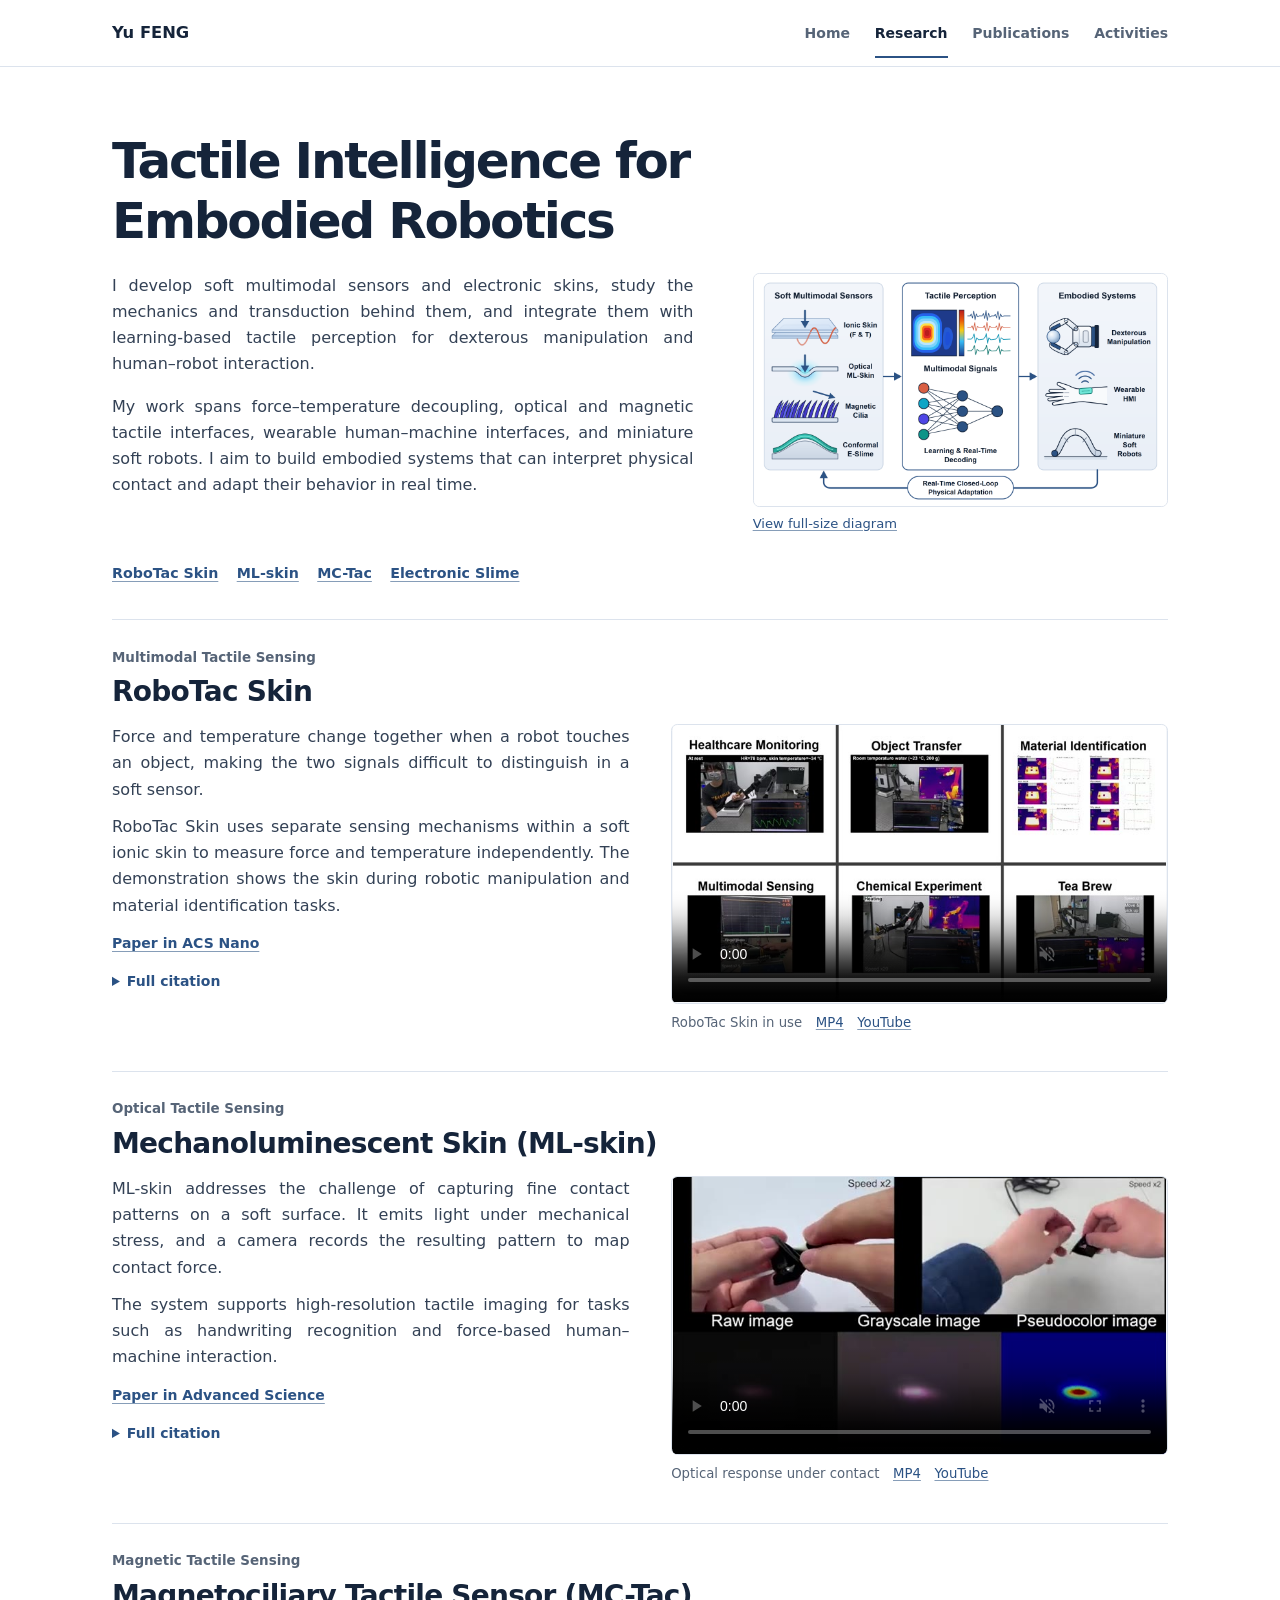
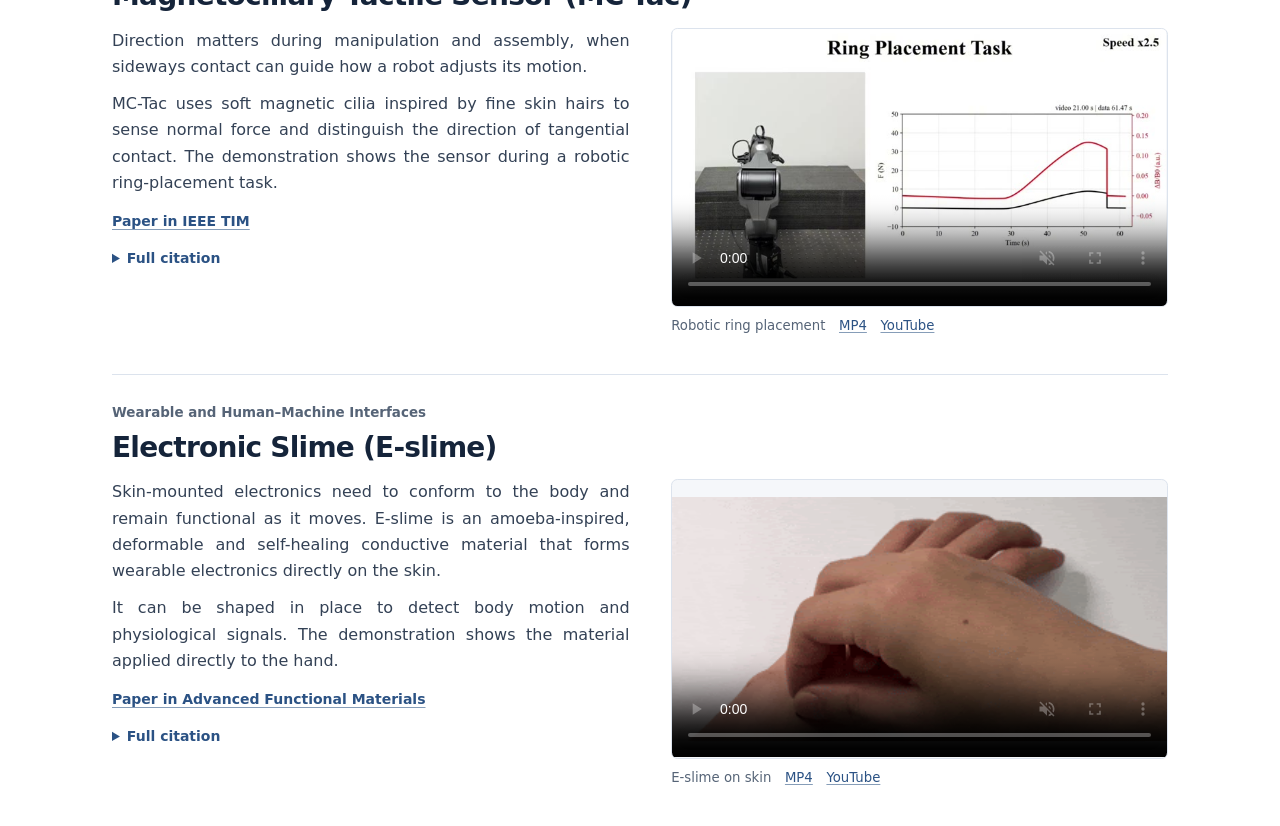
<file: research/index.html>
<!doctype html>
<html lang="en">
<head>
  <meta charset="utf-8">
  <meta name="viewport" content="width=device-width, initial-scale=1">
  <title>Research | Yu FENG</title>
  <meta name="description" content="Research by Yu Feng on multimodal, optical, and magnetic tactile sensing and wearable human–machine interfaces.">
  <link rel="canonical" href="https://yfengup.github.io/research/">
  <meta property="og:title" content="Research | Yu FENG">
  <meta property="og:description" content="Research by Yu Feng on multimodal, optical, and magnetic tactile sensing and wearable human–machine interfaces.">
  <meta property="og:type" content="website">
  <meta property="og:url" content="https://yfengup.github.io/research/">
  <meta property="og:image" content="https://yfengup.github.io/assets/images/portrait.jpg">
  <link rel="icon" href="../assets/site-icon.svg" type="image/svg+xml">
  <link rel="stylesheet" href="../assets/site.css?v=48c76607">
  <script src="../assets/research-media.js" defer></script>
  <script defer src="../assets/analytics.js"></script>
</head>
<body>
  <a class="skip-link" href="#main">Skip to content</a>
  <header class="site-header">
    <div class="wrap header-inner">
      <a class="brand" href="../">Yu FENG</a>
      <nav aria-label="Main navigation">
        <ul class="main-nav">
          <li><a href="../">Home</a></li>
          <li><a href="../research/" aria-current="page">Research</a></li>
          <li><a href="../publications/">Publications</a></li>
          <li><a href="../activities/">Activities</a></li>
        </ul>
      </nav>
    </div>
  </header>

  <main id="main" class="wrap">
    <section class="page-intro research-intro" id="research-overview" aria-labelledby="research-title">
      <h1 id="research-title">Tactile Intelligence for Embodied Robotics</h1>
      <div class="research-intro-grid">
        <div class="prose">
          <p>I develop soft multimodal sensors and electronic skins, study the mechanics and transduction behind them, and integrate them with learning-based tactile perception for dexterous manipulation and human–robot interaction.</p>
          <p>My work spans force–temperature decoupling, optical and magnetic tactile interfaces, wearable human–machine interfaces, and miniature soft robots. I aim to build embodied systems that can interpret physical contact and adapt their behavior in real time.</p>
        </div>
        <figure>
          <a href="../assets/images/research-overview.png" aria-label="View the full-size research diagram">
            <img class="research-overview" src="../assets/images/research-overview.png" width="2560" height="1440" alt="Soft multimodal sensors feed learning-based tactile perception for dexterous manipulation, wearable human–machine interfaces, and miniature soft robots, with feedback for real-time physical adaptation.">
          </a>
          <figcaption><a href="../assets/images/research-overview.png">View full-size diagram</a></figcaption>
        </figure>
      </div>
      <nav aria-label="Research projects">
        <ul class="jump-links">
          <li><a href="#robotac-skin">RoboTac Skin</a></li>
          <li><a href="#ml-skin">ML-skin</a></li>
          <li><a href="#mc-tac">MC-Tac</a></li>
          <li><a href="#electronic-slime">Electronic Slime</a></li>
        </ul>
      </nav>
    </section>

    <section class="project" id="robotac-skin" aria-labelledby="robotac-skin-topic">
      <p class="topic">Multimodal Tactile Sensing</p>
      <h2 id="robotac-skin-topic">RoboTac Skin</h2>
      <div class="project-body" id="robotac-skin-details">
        <div class="project-copy">
          <p>Force and temperature change together when a robot touches an object, making the two signals difficult to distinguish in a soft sensor.</p>
          <p>RoboTac Skin uses separate sensing mechanisms within a soft ionic skin to measure force and temperature independently. The demonstration shows the skin during robotic manipulation and material identification tasks.</p>
          <ul class="resource-links" aria-label="RoboTac Skin publication">
            <li><a href="https://doi.org/10.1021/acsnano.6c09063">Paper in ACS Nano</a></li>
          </ul>
          <details class="disclosure">
            <summary>Full citation</summary>
            <p class="full-citation">Yu Feng, Jiankun Li, Cong Wu, Senlin Hou, Yehui Liu, Hui Sun, Meng Chen, Ziyi Li, Zhi Li, Guanglie Zhang, Steven Wang, Vellaisamy A. L. Roy, Xinge Yu, and Wen Jung Li. “Intrinsic Force–Temperature Self-Decoupling Enables Human-like Tactile Sensing in a Soft Ionic Skin.” <cite>ACS Nano</cite> 20(31), 22195–22214 (2026).</p>
          </details>
        </div>
        <figure id="robotac-skin-demo">
          <video class="project-media" controls muted playsinline preload="none" poster="../assets/images/robotac-skin.jpg" aria-label="RoboTac Skin demonstration">
            <source src="../assets/video/robotac-skin.mp4" type="video/mp4">
          </video>
          <figcaption>RoboTac Skin in use <a href="../assets/video/robotac-skin.mp4">MP4</a> <a href="https://www.youtube.com/watch?v=Es9Qw9zC2Qw">YouTube</a></figcaption>
        </figure>
      </div>
    </section>

    <section class="project" id="ml-skin" aria-labelledby="ml-skin-topic">
      <p class="topic">Optical Tactile Sensing</p>
      <h2 id="ml-skin-topic">Mechanoluminescent Skin (ML-skin)</h2>
      <div class="project-body" id="ml-skin-details">
        <div class="project-copy">
          <p>ML-skin addresses the challenge of capturing fine contact patterns on a soft surface. It emits light under mechanical stress, and a camera records the resulting pattern to map contact force.</p>
          <p>The system supports high-resolution tactile imaging for tasks such as handwriting recognition and force-based human–machine interaction.</p>
          <ul class="resource-links" aria-label="ML-skin publication">
            <li><a href="https://doi.org/10.1002/advs.75507">Paper in Advanced Science</a></li>
          </ul>
          <details class="disclosure">
            <summary>Full citation</summary>
            <p class="full-citation">Yu Feng, Qiaojiao Wang, Yehui Liu, Jiankun Li, Senlin Hou, Xiaomeng Yang, Ziyi Li, Yanji Yi, Meng Chen, Guanglie Zhang, Hao Sun, and Wen Jung Li. “A Soft Mechanoluminescent Skin for High-Resolution Optical Tactile Sensing in Human–Machine Interaction.” <cite>Advanced Science</cite> 13(42), e75507 (2026).</p>
          </details>
        </div>
        <figure id="ml-skin-demo">
          <video class="project-media" controls muted playsinline preload="none" poster="../assets/images/ml-skin.jpg" aria-label="Mechanoluminescent skin demonstration">
            <source src="../assets/video/ml-skin.mp4" type="video/mp4">
          </video>
          <figcaption>Optical response under contact <a href="../assets/video/ml-skin.mp4">MP4</a> <a href="https://www.youtube.com/watch?v=TTlkeWN6fis">YouTube</a></figcaption>
        </figure>
      </div>
    </section>

    <section class="project" id="mc-tac" aria-labelledby="mc-tac-topic">
      <p class="topic">Magnetic Tactile Sensing</p>
      <h2 id="mc-tac-topic">Magnetociliary Tactile Sensor (MC-Tac)</h2>
      <div class="project-body" id="mc-tac-details">
        <div class="project-copy">
          <p>Direction matters during manipulation and assembly, when sideways contact can guide how a robot adjusts its motion.</p>
          <p>MC-Tac uses soft magnetic cilia inspired by fine skin hairs to sense normal force and distinguish the direction of tangential contact. The demonstration shows the sensor during a robotic ring-placement task.</p>
          <ul class="resource-links" aria-label="MC-Tac publication">
            <li><a href="https://doi.org/10.1109/TIM.2026.3714622">Paper in IEEE TIM</a></li>
          </ul>
          <details class="disclosure">
            <summary>Full citation</summary>
            <p class="full-citation">Yu Feng, Yuzhao Zhang, Yehui Liu, Guanglie Zhang, Xinge Yu, Jianshu Zhou, and Wen Jung Li. “A Bioinspired Soft Magnetociliary Tactile Sensor for Direction-Sensitive Interaction Sensing.” <cite>IEEE Transactions on Instrumentation and Measurement</cite> 75, 9531313 (2026).</p>
          </details>
        </div>
        <figure id="mc-tac-demo">
          <video class="project-media" controls muted playsinline preload="none" poster="../assets/images/mc-tac.jpg" aria-label="Magnetociliary tactile sensor demonstration">
            <source src="../assets/video/mc-tac.mp4" type="video/mp4">
          </video>
          <figcaption>Robotic ring placement <a href="../assets/video/mc-tac.mp4">MP4</a> <a href="https://www.youtube.com/watch?v=YdQMEiwvFP8">YouTube</a></figcaption>
        </figure>
      </div>
    </section>

    <section class="project" id="electronic-slime" aria-labelledby="electronic-slime-topic">
      <p class="topic">Wearable and Human–Machine Interfaces</p>
      <h2 id="electronic-slime-topic">Electronic Slime (E-slime)</h2>
      <div class="project-body" id="electronic-slime-details">
        <div class="project-copy">
          <p>Skin-mounted electronics need to conform to the body and remain functional as it moves. E-slime is an amoeba-inspired, deformable and self-healing conductive material that forms wearable electronics directly on the skin.</p>
          <p>It can be shaped in place to detect body motion and physiological signals. The demonstration shows the material applied directly to the hand.</p>
          <ul class="resource-links" aria-label="Electronic Slime publication">
            <li><a href="https://doi.org/10.1002/adfm.202402393">Paper in Advanced Functional Materials</a></li>
          </ul>
          <details class="disclosure">
            <summary>Full citation</summary>
            <p class="full-citation">Yu Feng, Cong Wu, Meng Chen, Hui Sun, Arul Lenus Roy Vellaisamy, Walid A. Daoud, Xinge Yu, Guanglie Zhang, and Wen Jung Li. “Amoeba-Inspired Self-Healing Electronic Slime for Adaptable, Durable Epidermal Wearable Electronics.” <cite>Advanced Functional Materials</cite> 34(37), 2402393 (2024).</p>
          </details>
        </div>
        <figure id="electronic-slime-demo">
          <video class="project-media" controls muted playsinline preload="none" poster="../assets/images/electronic-slime.png" aria-label="Electronic Slime demonstration">
            <source src="../assets/video/electronic-slime.mp4" type="video/mp4">
          </video>
          <figcaption>E-slime on skin <a href="../assets/video/electronic-slime.mp4">MP4</a> <a href="https://www.youtube.com/watch?v=QPbeBqNwDOw">YouTube</a></figcaption>
        </figure>
      </div>
    </section>
  </main>
</body>
</html>
</file>
<file: assets/site.css>
:root {
  color-scheme: light;
  --paper: #fff;
  --ink: #15243a;
  --body: #334155;
  --muted: #566477;
  --accent: #2b5284;
  --accent-dark: #18375d;
  --line: #dce3ed;
  --wash: #f5f7fa;
  --font: system-ui, -apple-system, BlinkMacSystemFont, "Segoe UI", sans-serif;
}

*, *::before, *::after { box-sizing: border-box; }
html { scroll-padding-top: 1.5rem; }
body {
  display: flex;
  flex-direction: column;
  min-height: 100vh;
  margin: 0;
  background: var(--paper);
  color: var(--body);
  font: 1rem/1.64 var(--font);
}
main { flex: 1; }
img, video { display: block; max-width: 100%; }
figure { margin: 0; }
a {
  color: var(--accent);
  text-underline-offset: 0.18em;
  text-decoration-color: #869db8;
}
a:hover {
  color: var(--accent-dark);
  text-decoration-color: currentColor;
}
:where(a, summary, video):focus-visible {
  outline: 2px solid var(--accent);
  outline-offset: 4px;
}
h1, h2, h3 { margin: 0; color: var(--ink); line-height: 1.2; }
h1 { font-size: clamp(2.25rem, 4.5vw, 3.125rem); font-weight: 680; letter-spacing: -0.045em; }
h2 { font-size: clamp(1.4rem, 2.45vw, 1.75rem); font-weight: 660; letter-spacing: -0.027em; }
h3 { font-size: 1.12rem; font-weight: 650; letter-spacing: -0.014em; }
p { margin: 0 0 1em; }
p:last-child { margin-bottom: 0; }
p:not([class]) { text-align: justify; hyphens: auto; -webkit-hyphens: auto; text-wrap: pretty; }

.wrap { width: min(1056px, calc(100% - 3rem)); margin-inline: auto; }
.skip-link {
  position: absolute;
  z-index: 2;
  top: 0.5rem;
  left: 0.5rem;
  padding: 0.35rem 0.7rem;
  background: var(--paper);
  transform: translateY(-150%);
}
.skip-link:focus { transform: none; }

.site-header { border-bottom: 1px solid var(--line); }
.header-inner {
  display: flex;
  align-items: center;
  justify-content: space-between;
  gap: 0.25rem 1.5rem;
  min-height: 66px;
}
.brand {
  color: var(--ink);
  font-size: 1.02rem;
  font-weight: 700;
  text-decoration: none;
  white-space: nowrap;
}
.main-nav, .profile-links, .jump-links, .resource-links {
  display: flex;
  flex-wrap: wrap;
  align-items: center;
  margin: 0;
  padding: 0;
  list-style: none;
}
.main-nav { gap: 0.25rem 1.55rem; }
.main-nav a {
  display: block;
  padding-block: 0.7rem;
  color: var(--muted);
  font-size: 0.875rem;
  font-weight: 560;
  text-decoration: none;
}
.main-nav a:hover { color: var(--accent-dark); }
.main-nav a[aria-current="page"] {
  color: var(--ink);
  font-weight: 650;
  box-shadow: 0 2px 0 var(--accent);
}

.hero {
  display: grid;
  grid-template-columns: minmax(0, 1fr) minmax(9rem, 11.5rem);
  column-gap: clamp(2rem, 9vw, 7rem);
  row-gap: 1rem;
  align-items: start;
  padding-block: clamp(2.75rem, 6vw, 4.2rem) 2.65rem;
}
.hero-heading, .hero-main { grid-column: 1; }
.hero-main { max-width: 67ch; }
.hero-main p { margin-bottom: 0.85rem; }
.hero-main strong { color: var(--ink); font-weight: 650; }
.name-zh {
  display: inline-block;
  margin-inline-start: 0.42em;
  vertical-align: 0.2em;
  color: var(--muted);
  font-size: 0.47em;
  font-weight: 540;
  letter-spacing: 0;
}
.affiliation { margin-top: 0.66rem; color: var(--muted); font-size: 0.94rem; }
.affiliation a { text-decoration: none; }
.affiliation a:hover { text-decoration: underline; }
.portrait {
  grid-column: 2;
  grid-row: 1 / span 2;
  width: 100%;
  height: auto;
  border: 1px solid var(--line);
  border-radius: 0.4rem;
}
.profile-links, .resource-links { gap: 0.25rem 1rem; }
.profile-links a, .resource-links a, .text-link {
  font-size: 0.875rem;
  font-weight: 630;
}
.profile-links a, .resource-links a { display: inline-block; padding-block: 0.15rem; }
.text-link { white-space: nowrap; }

.home-section, .section-grid, .year-group, .project {
  padding-block: 1.65rem 2.25rem;
  border-top: 1px solid var(--line);
}
.section-heading {
  display: flex;
  justify-content: space-between;
  align-items: baseline;
  flex-wrap: wrap;
  column-gap: 1rem;
  row-gap: 0.35rem;
  margin-bottom: 1.2rem;
}
.selected-grid {
  display: grid;
  grid-template-columns: repeat(4, minmax(0, 1fr));
  gap: clamp(1.25rem, 2.8vw, 2rem);
}
.selected-project { display: flex; flex-direction: column; }
.project-preview {
  display: block;
  margin-bottom: 0.85rem;
  aspect-ratio: 4 / 3;
  overflow: hidden;
  padding: 0.4rem;
  border: 1px solid var(--line);
  border-radius: 0.4rem;
  background: #fff;
}
.project-preview img {
  width: 100%;
  height: 100%;
  object-fit: contain;
  translate: var(--thumb-offset, none);
}
.project-preview:hover { border-color: var(--accent); }
.project-preview--robotac { display: grid; align-items: center; }
.project-preview--robotac img {
  height: auto;
  /* Crop the cream border baked into the homepage TOC image. */
  clip-path: inset(1.5% 9.5% 7.6% 0);
  translate: 4.75% 3.05%;
}
.selected-project h3 a { color: var(--ink); text-decoration: none; }
.selected-project h3 a:hover { color: var(--accent); text-decoration: underline; }
.selected-project p { margin: 0.5rem 0 0.65rem; font-size: 0.93rem; }
.selected-project .venue {
  margin: 0.24rem 0 0;
  color: var(--muted);
  font-size: 0.81rem;
}
.selected-project .resource-links { margin-top: auto; }

.section-grid, .year-group {
  display: grid;
  grid-template-columns: minmax(8rem, 20%) minmax(0, 1fr);
  gap: 0.95rem clamp(1.3rem, 4vw, 3rem);
}
.prose { max-width: 73ch; }
.entries { margin: 0; padding: 0; list-style: none; }
.entries > li { padding-block: 0.75rem; border-bottom: 1px solid var(--line); }
.entries > li:first-child { padding-top: 0; }
.entries > li:last-child { padding-bottom: 0; border-bottom: 0; }
.news-entries > li, .talks > li {
  display: grid;
  grid-template-columns: 6rem minmax(0, 1fr);
  gap: 0.24rem 0.9rem;
}
.entries time, .event-role, .venue, .authors {
  color: var(--muted);
  font-size: 0.875rem;
}
.entries time { font-weight: 630; font-variant-numeric: tabular-nums; }
.disclosure { color: var(--body); }
.disclosure > summary {
  width: fit-content;
  color: var(--accent);
  cursor: pointer;
  font-size: 0.875rem;
  font-weight: 620;
}
.disclosure > summary:hover { color: var(--accent-dark); }
.disclosure[open] > summary { margin-bottom: 0.8rem; }
.news-archive { margin-top: 1rem; }

.contact-section {
  display: grid;
  grid-template-columns: repeat(2, minmax(0, 1fr));
  align-items: center;
  gap: 1rem clamp(1.6rem, 5vw, 4rem);
}
.contact-note { max-width: 43ch; }
.visitor-map-frame {
  display: block;
  width: 100%;
  max-width: 30rem;
  height: auto;
  aspect-ratio: 40 / 23;
  border: 1px solid var(--line);
  border-radius: 0.4rem;
}

.page-intro { padding-block: clamp(2.65rem, 5.5vw, 4rem) 1.85rem; }
.page-intro h1 { margin-bottom: 0.9rem; }
.jump-links { gap: 0.4rem 1.15rem; }
.jump-links a {
  display: inline-block;
  padding-block: 0.25rem;
  font-size: 0.89rem;
  font-weight: 620;
}
.research-intro h1 { text-wrap: balance; }
.research-intro-grid {
  display: grid;
  grid-template-columns: minmax(0, 1.4fr) minmax(0, 1fr);
  align-items: start;
  gap: 1.4rem clamp(1.45rem, 4.8vw, 3.7rem);
  margin-block: 1.35rem 1.5rem;
}
.research-overview {
  width: 100%;
  height: auto;
  border: 1px solid var(--line);
  border-radius: 0.4rem;
}
.research-intro figcaption { margin-top: 0.35rem; font-size: 0.82rem; }
.topic { margin: 0 0 0.42rem; color: var(--muted); font-size: 0.84rem; font-weight: 640; }
.project > h2 { margin-bottom: 0.95rem; }
.project-body {
  display: grid;
  grid-template-columns: minmax(0, 1fr) minmax(0, 0.96fr);
  align-items: start;
  gap: 1.15rem clamp(1.2rem, 4vw, 2.6rem);
}
.project-copy p { margin-bottom: 0.7rem; }
.project-copy .disclosure { margin-top: 0.75rem; }
.project-copy .full-citation { font-size: 0.86rem; }
.project-media {
  width: 100%;
  height: auto;
  aspect-ratio: 16 / 9;
  object-fit: contain;
  border: 1px solid var(--line);
  border-radius: 0.4rem;
  background: var(--wash);
}
.project figcaption {
  display: flex;
  align-items: baseline;
  flex-wrap: wrap;
  gap: 0.2rem 0.85rem;
  margin-top: 0.4rem;
  color: var(--muted);
  font-size: 0.83rem;
}
.project figcaption a { display: inline-block; padding-block: 0.1rem; }

.year-group { grid-template-columns: 6rem minmax(0, 1fr); }
.year-group h2 { color: var(--muted); font-variant-numeric: tabular-nums; }
.publication {
  display: grid;
  grid-template-columns: 10.5rem minmax(0, 1fr) auto;
  gap: 0.4rem 1.5rem;
  align-items: start;
  overflow-wrap: anywhere;
}
.publication h3 { margin-bottom: 0.3rem; font-size: 1.025rem; line-height: 1.42; }
.publication p { margin-bottom: 0.24rem; }
.publication p:last-child { margin-bottom: 0; }
.publication .authors strong { color: var(--ink); }
.publication .doi { font-size: 0.86rem; font-weight: 620; white-space: nowrap; }
.pub-thumb {
  margin: 0.2rem 0 0;
  aspect-ratio: 4 / 3;
  overflow: hidden;
  border: 1px solid var(--line);
  border-radius: 6px;
  background: #fff;
}
.pub-thumb img {
  display: block;
  width: 100%;
  height: 100%;
  object-fit: contain;
  translate: var(--thumb-offset, none);
}
@media (hover: hover) and (pointer: fine) {
  .pub-thumb {
    transition: transform 180ms ease-out, box-shadow 180ms ease-out;
  }
  .pub-thumb:hover {
    z-index: 1;
    transform: translateY(-3px) scale(1.12);
    box-shadow: 0 8px 22px rgba(25, 39, 56, 0.2);
  }
}
@media (prefers-reduced-motion: reduce) {
  .pub-thumb { transition: none; }
  .pub-thumb:hover { transform: none; }
}
.pub-thumb--venue { background: var(--wash); }
.pub-thumb--venue { display: grid; place-items: center; padding: 0.5rem; text-align: center; }
.pub-thumb--venue span { color: var(--muted); font-size: 0.78rem; font-weight: 620; line-height: 1.3; }
.publication .doi { margin-top: 0.15rem; }
.author-note { margin-top: 0.62rem; color: var(--muted); font-size: 0.83rem; }
.distinction { color: var(--ink); font-size: 0.83rem; }

.event-title { margin-bottom: 0.12rem; color: var(--ink); font-weight: 650; }
.event-role { margin-bottom: 0.2rem; }
.event-talk { margin-bottom: 0; }
.service-block + .service-block { margin-top: 1.15rem; }
.service-block h3 { margin-bottom: 0.45rem; }
.service-block p { margin-bottom: 0.6rem; }

@media (max-width: 960px) {
  .selected-grid { grid-template-columns: repeat(2, minmax(0, 1fr)); }
}

@media (max-width: 730px) {
  .header-inner { flex-wrap: wrap; padding-block: 0.48rem; }
  .main-nav { gap: 0.1rem 0.9rem; }
  .main-nav a { padding-block: 0.46rem; }
  .hero {
    grid-template-columns: minmax(0, 1fr) clamp(4.5rem, 22vw, 8rem);
    gap: 1rem 1.12rem;
    padding-block: 2.1rem 1.65rem;
    align-items: center;
  }
  .hero h1 { font-size: clamp(1.83rem, 7.1vw, 2.5rem); }
  .hero .affiliation { font-size: 0.87rem; }
  .portrait { grid-row: 1; }
  .hero-main { grid-column: 1 / -1; }
  .section-grid, .year-group, .project-body, .research-intro-grid, .contact-section { grid-template-columns: 1fr; }
  .home-section, .section-grid, .year-group, .project { padding-block: 1.4rem 1.65rem; }
  .page-intro { padding-block: 2.2rem 1.4rem; }
}
@media (max-width: 510px) {
  p:not([class]) { text-align: left; }
  .wrap { width: calc(100% - 2rem); }
  .selected-grid { grid-template-columns: 1fr; gap: 1.55rem; }
  .selected-project + .selected-project { padding-top: 1.25rem; border-top: 1px solid var(--line); }
  .publication { grid-template-columns: 1fr; gap: 0.22rem; }
  .pub-thumb { width: min(100%, 15rem); margin-bottom: 0.35rem; }
  .pub-thumb--venue { display: none; }
  .news-entries > li, .talks > li { grid-template-columns: 1fr; }
}
</file>
